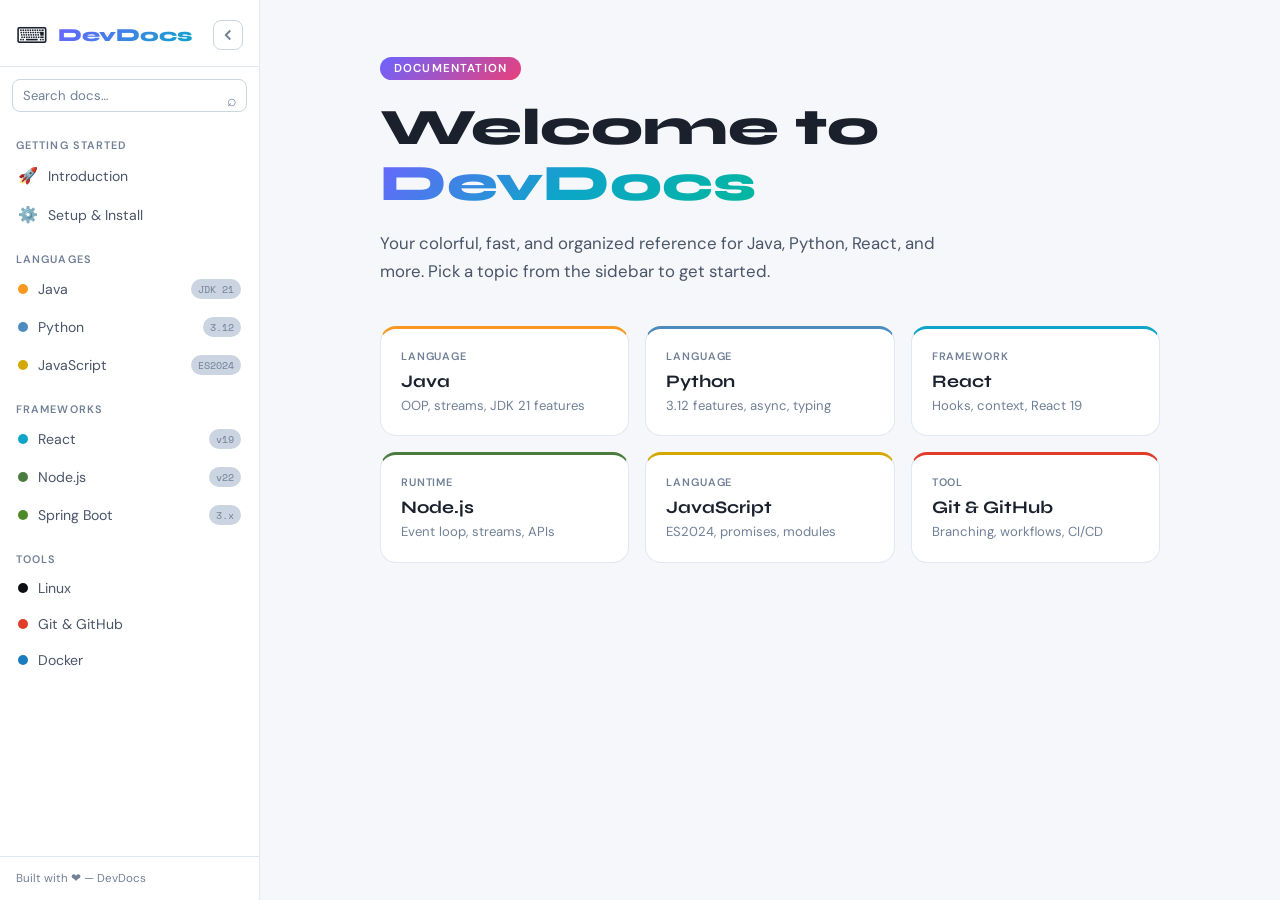
<file: index.html>
<!DOCTYPE html>
<html lang="en">
<head>
  <meta charset="UTF-8" />
  <meta name="viewport" content="width=device-width, initial-scale=1.0" />
  <title>DevDocs – Developer Documentation</title>
  <link rel="stylesheet" href="css/style.css?v=2" />
  <link rel="preconnect" href="https://fonts.googleapis.com" />
  <link href="https://fonts.googleapis.com/css2?family=Space+Mono:wght@400;700&family=Syne:wght@400;600;800&family=DM+Sans:wght@300;400;500&display=swap" rel="stylesheet" />
</head>
<body>

  <!-- Mobile Top Bar -->
  <header class="topbar">
    <button class="hamburger" id="hamburger" aria-label="Toggle sidebar">
      <span></span><span></span><span></span>
    </button>
    <div class="topbar-logo">
      <span class="logo-icon">⌨</span>
      <span class="logo-text">DevDocs</span>
    </div>
    <div class="topbar-spacer"></div>
  </header>

  <!-- Overlay for mobile -->
  <div class="overlay" id="overlay"></div>

  <div class="app-shell">

    <!-- SIDEBAR -->
    <aside class="sidebar" id="sidebar">
      <div class="sidebar-header">
        <div class="sidebar-logo">
          <span class="logo-icon">⌨</span>
          <span class="logo-text">DevDocs</span>
        </div>
        <button class="collapse-btn" id="collapseBtn" title="Collapse sidebar">
          <svg width="18" height="18" viewBox="0 0 24 24" fill="none" stroke="currentColor" stroke-width="2.5"><polyline points="15 18 9 12 15 6"/></svg>
        </button>
      </div>

      <div class="sidebar-search">
        <input type="text" placeholder="Search docs…" id="searchInput" />
        <span class="search-icon">⌕</span>
      </div>

      <nav class="sidebar-nav">

        <div class="nav-group">
          <span class="nav-group-label">Getting Started</span>
          <a href="pages/introduction.html" class="nav-item" data-page="introduction">
            <span class="nav-icon">🚀</span>
            <span class="nav-label">Introduction</span>
          </a>
          <a href="pages/setup.html" class="nav-item" data-page="setup">
            <span class="nav-icon">⚙️</span>
            <span class="nav-label">Setup & Install</span>
          </a>
        </div>

        <div class="nav-group">
          <span class="nav-group-label">Languages</span>
          <a href="pages/java.html" class="nav-item" data-page="java">
            <span class="nav-icon nav-dot" style="background:var(--java)"></span>
            <span class="nav-label">Java</span>
            <span class="nav-badge">JDK 21</span>
          </a>
          <a href="pages/python.html" class="nav-item" data-page="python">
            <span class="nav-icon nav-dot" style="background:var(--python)"></span>
            <span class="nav-label">Python</span>
            <span class="nav-badge">3.12</span>
          </a>
          <a href="pages/javascript.html" class="nav-item" data-page="javascript">
            <span class="nav-icon nav-dot" style="background:var(--js)"></span>
            <span class="nav-label">JavaScript</span>
            <span class="nav-badge">ES2024</span>
          </a>
        </div>

        <div class="nav-group">
          <span class="nav-group-label">Frameworks</span>
          <a href="pages/react.html" class="nav-item" data-page="react">
            <span class="nav-icon nav-dot" style="background:var(--react)"></span>
            <span class="nav-label">React</span>
            <span class="nav-badge">v19</span>
          </a>
          <a href="pages/nodejs.html" class="nav-item" data-page="nodejs">
            <span class="nav-icon nav-dot" style="background:var(--node)"></span>
            <span class="nav-label">Node.js</span>
            <span class="nav-badge">v22</span>
          </a>
          <a href="pages/springboot.html" class="nav-item" data-page="springboot">
            <span class="nav-icon nav-dot" style="background:var(--spring)"></span>
            <span class="nav-label">Spring Boot</span>
            <span class="nav-badge">3.x</span>
          </a>
        </div>

        <div class="nav-group">
          <span class="nav-group-label">Tools</span>
          <a href="pages/linux.html" class="nav-item" data-page="linux">
            <span class="nav-icon nav-dot" style="background:var(--linux)"></span>
            <span class="nav-label">Linux</span>
          </a>
          <a href="pages/git.html" class="nav-item" data-page="git">
            <span class="nav-icon nav-dot" style="background:var(--git)"></span>
            <span class="nav-label">Git & GitHub</span>
          </a>
          <a href="pages/docker.html" class="nav-item" data-page="docker">
            <span class="nav-icon nav-dot" style="background:var(--docker)"></span>
            <span class="nav-label">Docker</span>
          </a>
        </div>

      </nav>

      <div class="sidebar-footer">
        <span>Built with ❤ — DevDocs</span>
      </div>
    </aside>

    <!-- MAIN CONTENT -->
    <main class="main-content" id="mainContent">
      <div class="content-inner">
        <!-- Content loaded here by JS or direct navigation -->
        <div class="home-hero">
          <div class="hero-badge">Documentation</div>
          <h1 class="hero-title">Welcome to <span class="gradient-text">DevDocs</span></h1>
          <p class="hero-sub">Your colorful, fast, and organized reference for Java, Python, React, and more. Pick a topic from the sidebar to get started.</p>
          <div class="hero-cards">
            <a href="pages/java.html" class="hero-card java-card">
              <div class="card-tag">Language</div>
              <h3>Java</h3>
              <p>OOP, streams, JDK 21 features</p>
            </a>
            <a href="pages/python.html" class="hero-card python-card">
              <div class="card-tag">Language</div>
              <h3>Python</h3>
              <p>3.12 features, async, typing</p>
            </a>
            <a href="pages/react.html" class="hero-card react-card">
              <div class="card-tag">Framework</div>
              <h3>React</h3>
              <p>Hooks, context, React 19</p>
            </a>
            <a href="pages/nodejs.html" class="hero-card node-card">
              <div class="card-tag">Runtime</div>
              <h3>Node.js</h3>
              <p>Event loop, streams, APIs</p>
            </a>
            <a href="pages/javascript.html" class="hero-card js-card">
              <div class="card-tag">Language</div>
              <h3>JavaScript</h3>
              <p>ES2024, promises, modules</p>
            </a>
            <a href="pages/git.html" class="hero-card git-card">
              <div class="card-tag">Tool</div>
              <h3>Git & GitHub</h3>
              <p>Branching, workflows, CI/CD</p>
            </a>
          </div>
        </div>
      </div>
    </main>

  </div>

  <script src="js/main.js"></script>
</body>
</html>
</file>
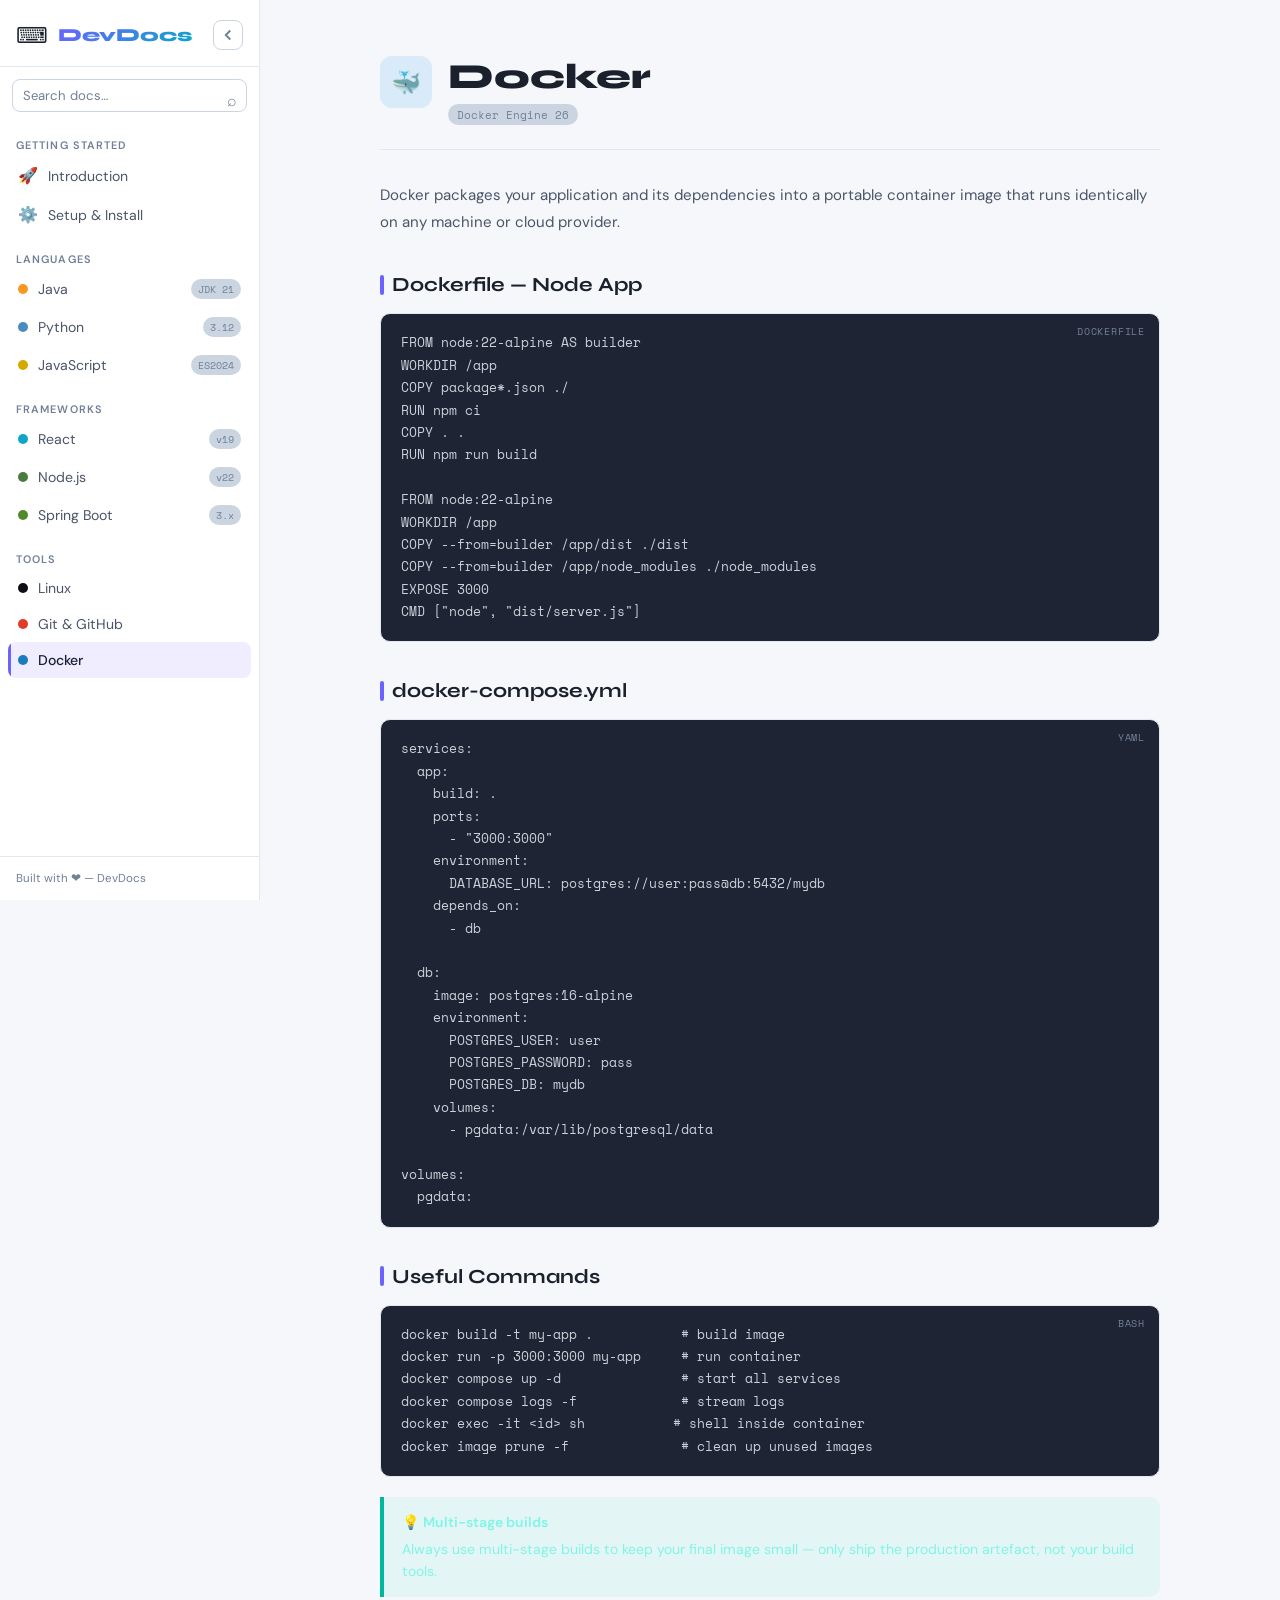
<file: pages/docker.html>
<!DOCTYPE html>
<html lang="en">
<head>
  <meta charset="UTF-8"/>
  <meta name="viewport" content="width=device-width, initial-scale=1.0"/>
  <title>Docker — DevDocs</title>
  <link rel="stylesheet" href="../css/style.css"/>
  <link rel="preconnect" href="https://fonts.googleapis.com"/>
  <link href="https://fonts.googleapis.com/css2?family=Space+Mono:wght@400;700&family=Syne:wght@400;600;800&family=DM+Sans:wght@300;400;500&display=swap" rel="stylesheet"/>
</head>
<body>
<template id="__content__">

<div class="page-header">
  <div class="page-icon" style="background:rgba(36,150,237,.13)">🐳</div>
  <div>
    <h1>Docker</h1>
    <span class="page-version">Docker Engine 26</span>
  </div>
</div>
<p class="doc-text">Docker packages your application and its dependencies into a portable container image that runs identically on any machine or cloud provider.</p>
<h2 class="section-title">Dockerfile — Node App</h2>
<pre class="code-block"><span class="code-lang">dockerfile</span><code>FROM node:22-alpine AS builder
WORKDIR /app
COPY package*.json ./
RUN npm ci
COPY . .
RUN npm run build

FROM node:22-alpine
WORKDIR /app
COPY --from=builder /app/dist ./dist
COPY --from=builder /app/node_modules ./node_modules
EXPOSE 3000
CMD ["node", "dist/server.js"]</code></pre>
<h2 class="section-title">docker-compose.yml</h2>
<pre class="code-block"><span class="code-lang">yaml</span><code>services:
  app:
    build: .
    ports:
      - "3000:3000"
    environment:
      DATABASE_URL: postgres://user:pass@db:5432/mydb
    depends_on:
      - db

  db:
    image: postgres:16-alpine
    environment:
      POSTGRES_USER: user
      POSTGRES_PASSWORD: pass
      POSTGRES_DB: mydb
    volumes:
      - pgdata:/var/lib/postgresql/data

volumes:
  pgdata:</code></pre>
<h2 class="section-title">Useful Commands</h2>
<pre class="code-block"><span class="code-lang">bash</span><code>docker build -t my-app .           # build image
docker run -p 3000:3000 my-app     # run container
docker compose up -d               # start all services
docker compose logs -f             # stream logs
docker exec -it &lt;id&gt; sh           # shell inside container
docker image prune -f              # clean up unused images</code></pre>
<div class="callout callout-tip"><strong>💡 Multi-stage builds</strong>Always use multi-stage builds to keep your final image small — only ship the production artefact, not your build tools.</div>

</template>
<script src="../js/page-shell.js"></script>
<script src="../js/main.js"></script>
</body>
</html>
</file>
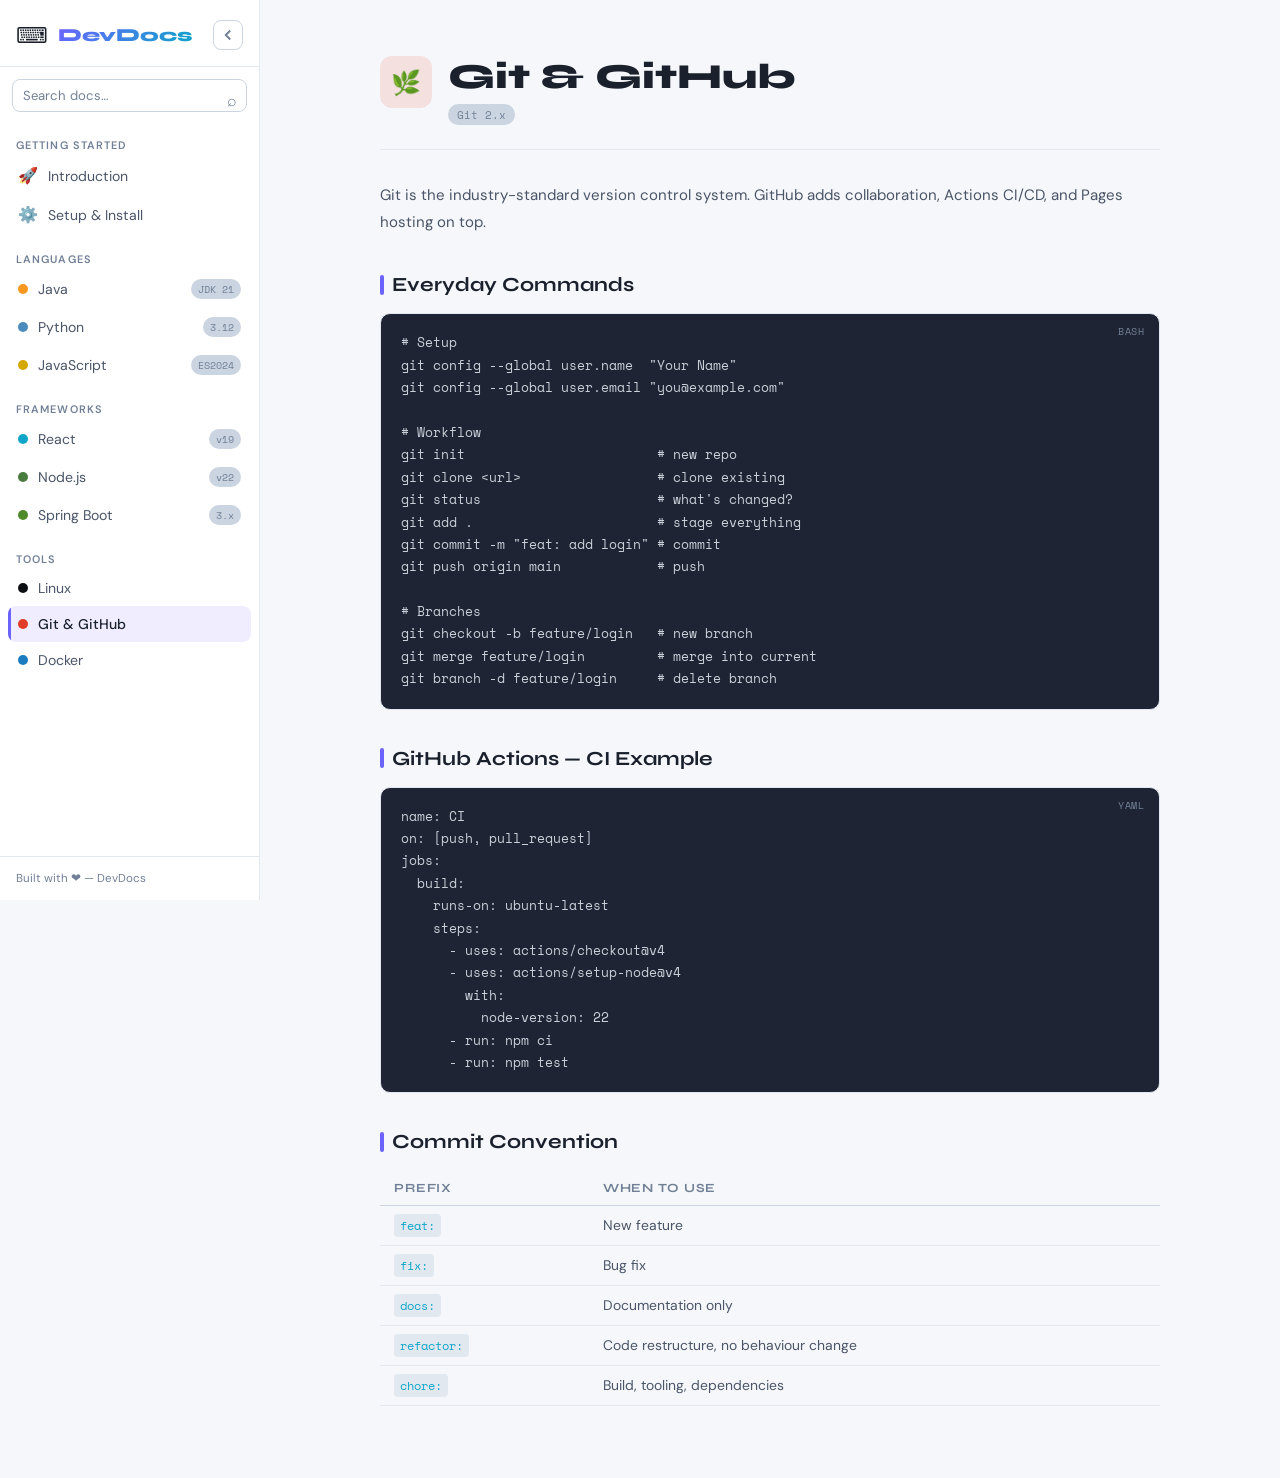
<file: pages/git.html>
<!DOCTYPE html>
<html lang="en">
<head>
  <meta charset="UTF-8"/>
  <meta name="viewport" content="width=device-width, initial-scale=1.0"/>
  <title>Git & GitHub — DevDocs</title>
  <link rel="stylesheet" href="../css/style.css"/>
  <link rel="preconnect" href="https://fonts.googleapis.com"/>
  <link href="https://fonts.googleapis.com/css2?family=Space+Mono:wght@400;700&family=Syne:wght@400;600;800&family=DM+Sans:wght@300;400;500&display=swap" rel="stylesheet"/>
</head>
<body>
<template id="__content__">

<div class="page-header">
  <div class="page-icon" style="background:rgba(240,80,50,.13)">🌿</div>
  <div>
    <h1>Git & GitHub</h1>
    <span class="page-version">Git 2.x</span>
  </div>
</div>
<p class="doc-text">Git is the industry-standard version control system. GitHub adds collaboration, Actions CI/CD, and Pages hosting on top.</p>
<h2 class="section-title">Everyday Commands</h2>
<pre class="code-block"><span class="code-lang">bash</span><code># Setup
git config --global user.name  "Your Name"
git config --global user.email "you@example.com"

# Workflow
git init                        # new repo
git clone &lt;url&gt;                 # clone existing
git status                      # what's changed?
git add .                       # stage everything
git commit -m "feat: add login" # commit
git push origin main            # push

# Branches
git checkout -b feature/login   # new branch
git merge feature/login         # merge into current
git branch -d feature/login     # delete branch</code></pre>
<h2 class="section-title">GitHub Actions — CI Example</h2>
<pre class="code-block"><span class="code-lang">yaml</span><code>name: CI
on: [push, pull_request]
jobs:
  build:
    runs-on: ubuntu-latest
    steps:
      - uses: actions/checkout@v4
      - uses: actions/setup-node@v4
        with:
          node-version: 22
      - run: npm ci
      - run: npm test</code></pre>
<h2 class="section-title">Commit Convention</h2>
<table class="feature-table">
  <thead><tr><th>Prefix</th><th>When to use</th></tr></thead>
  <tbody>
    <tr><td><code>feat:</code></td><td>New feature</td></tr>
    <tr><td><code>fix:</code></td><td>Bug fix</td></tr>
    <tr><td><code>docs:</code></td><td>Documentation only</td></tr>
    <tr><td><code>refactor:</code></td><td>Code restructure, no behaviour change</td></tr>
    <tr><td><code>chore:</code></td><td>Build, tooling, dependencies</td></tr>
  </tbody>
</table>

</template>
<script src="../js/page-shell.js"></script>
<script src="../js/main.js"></script>
</body>
</html>
</file>
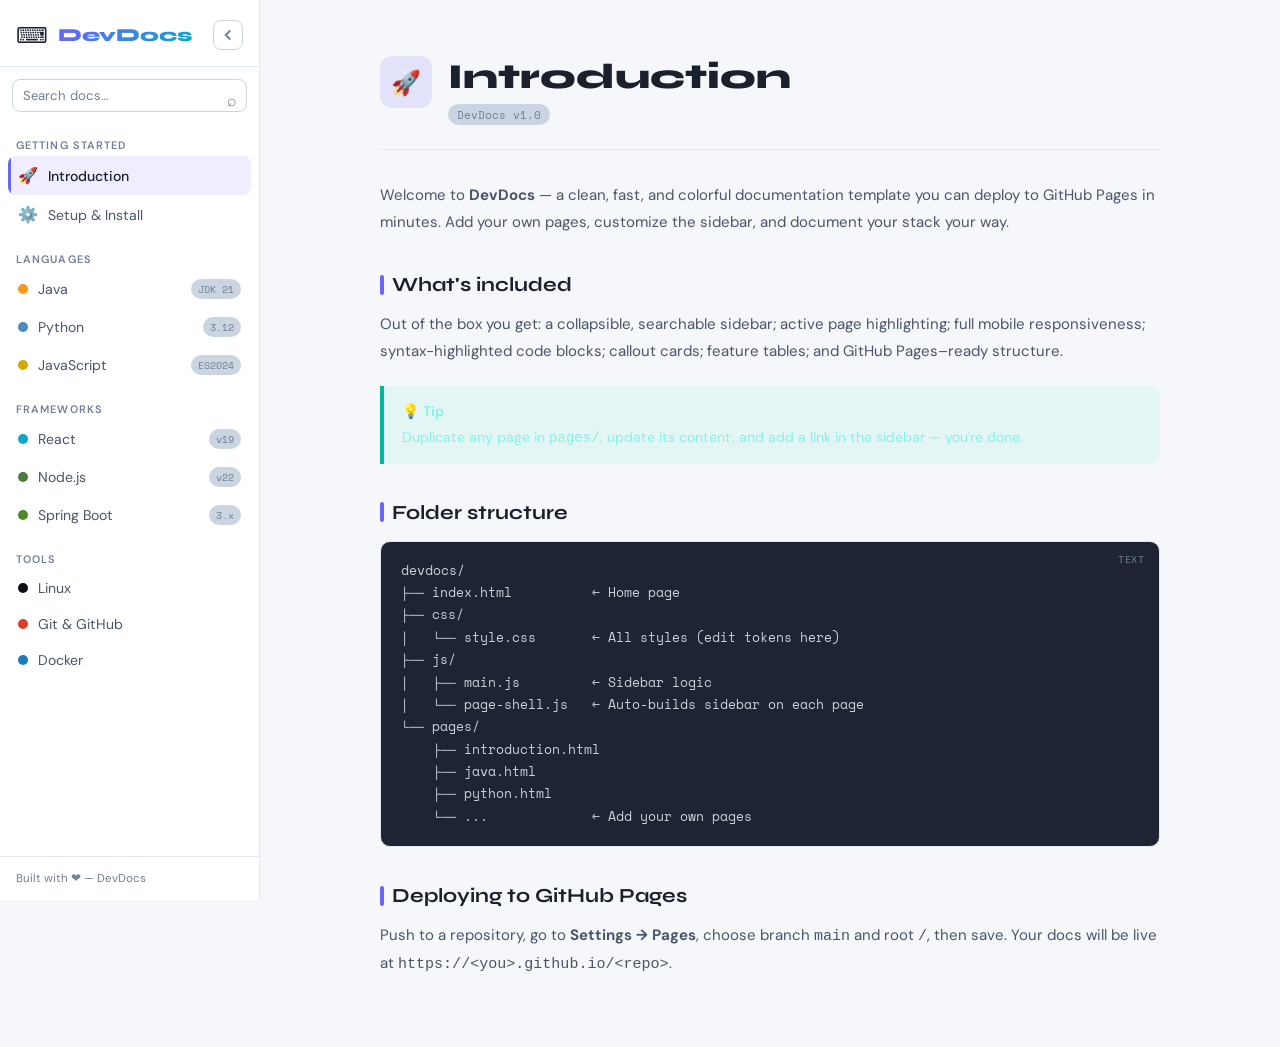
<file: pages/introduction.html>
<!DOCTYPE html>
<html lang="en">
<head>
  <meta charset="UTF-8"/>
  <meta name="viewport" content="width=device-width, initial-scale=1.0"/>
  <title>Introduction — DevDocs</title>
  <link rel="stylesheet" href="../css/style.css"/>
  <link rel="preconnect" href="https://fonts.googleapis.com"/>
  <link href="https://fonts.googleapis.com/css2?family=Space+Mono:wght@400;700&family=Syne:wght@400;600;800&family=DM+Sans:wght@300;400;500&display=swap" rel="stylesheet"/>
</head>
<body>
<template id="__content__">

<div class="page-header">
  <div class="page-icon" style="background:rgba(124,111,255,.15)">🚀</div>
  <div>
    <h1>Introduction</h1>
    <span class="page-version">DevDocs v1.0</span>
  </div>
</div>
<p class="doc-text">Welcome to <strong>DevDocs</strong> — a clean, fast, and colorful documentation template you can deploy to GitHub Pages in minutes. Add your own pages, customize the sidebar, and document your stack your way.</p>
<h2 class="section-title">What's included</h2>
<p class="doc-text">Out of the box you get: a collapsible, searchable sidebar; active page highlighting; full mobile responsiveness; syntax-highlighted code blocks; callout cards; feature tables; and GitHub Pages–ready structure.</p>
<div class="callout callout-tip"><strong>💡 Tip</strong>Duplicate any page in <code>pages/</code>, update its content, and add a link in the sidebar — you're done.</div>
<h2 class="section-title">Folder structure</h2>
<pre class="code-block"><span class="code-lang">text</span><code>devdocs/
├── index.html          ← Home page
├── css/
│   └── style.css       ← All styles (edit tokens here)
├── js/
│   ├── main.js         ← Sidebar logic
│   └── page-shell.js   ← Auto-builds sidebar on each page
└── pages/
    ├── introduction.html
    ├── java.html
    ├── python.html
    └── ...             ← Add your own pages
</code></pre>
<h2 class="section-title">Deploying to GitHub Pages</h2>
<p class="doc-text">Push to a repository, go to <strong>Settings → Pages</strong>, choose branch <code>main</code> and root <code>/</code>, then save. Your docs will be live at <code>https://&lt;you&gt;.github.io/&lt;repo&gt;</code>.</p>

</template>
<script src="../js/page-shell.js"></script>
<script src="../js/main.js"></script>
</body>
</html>
</file>
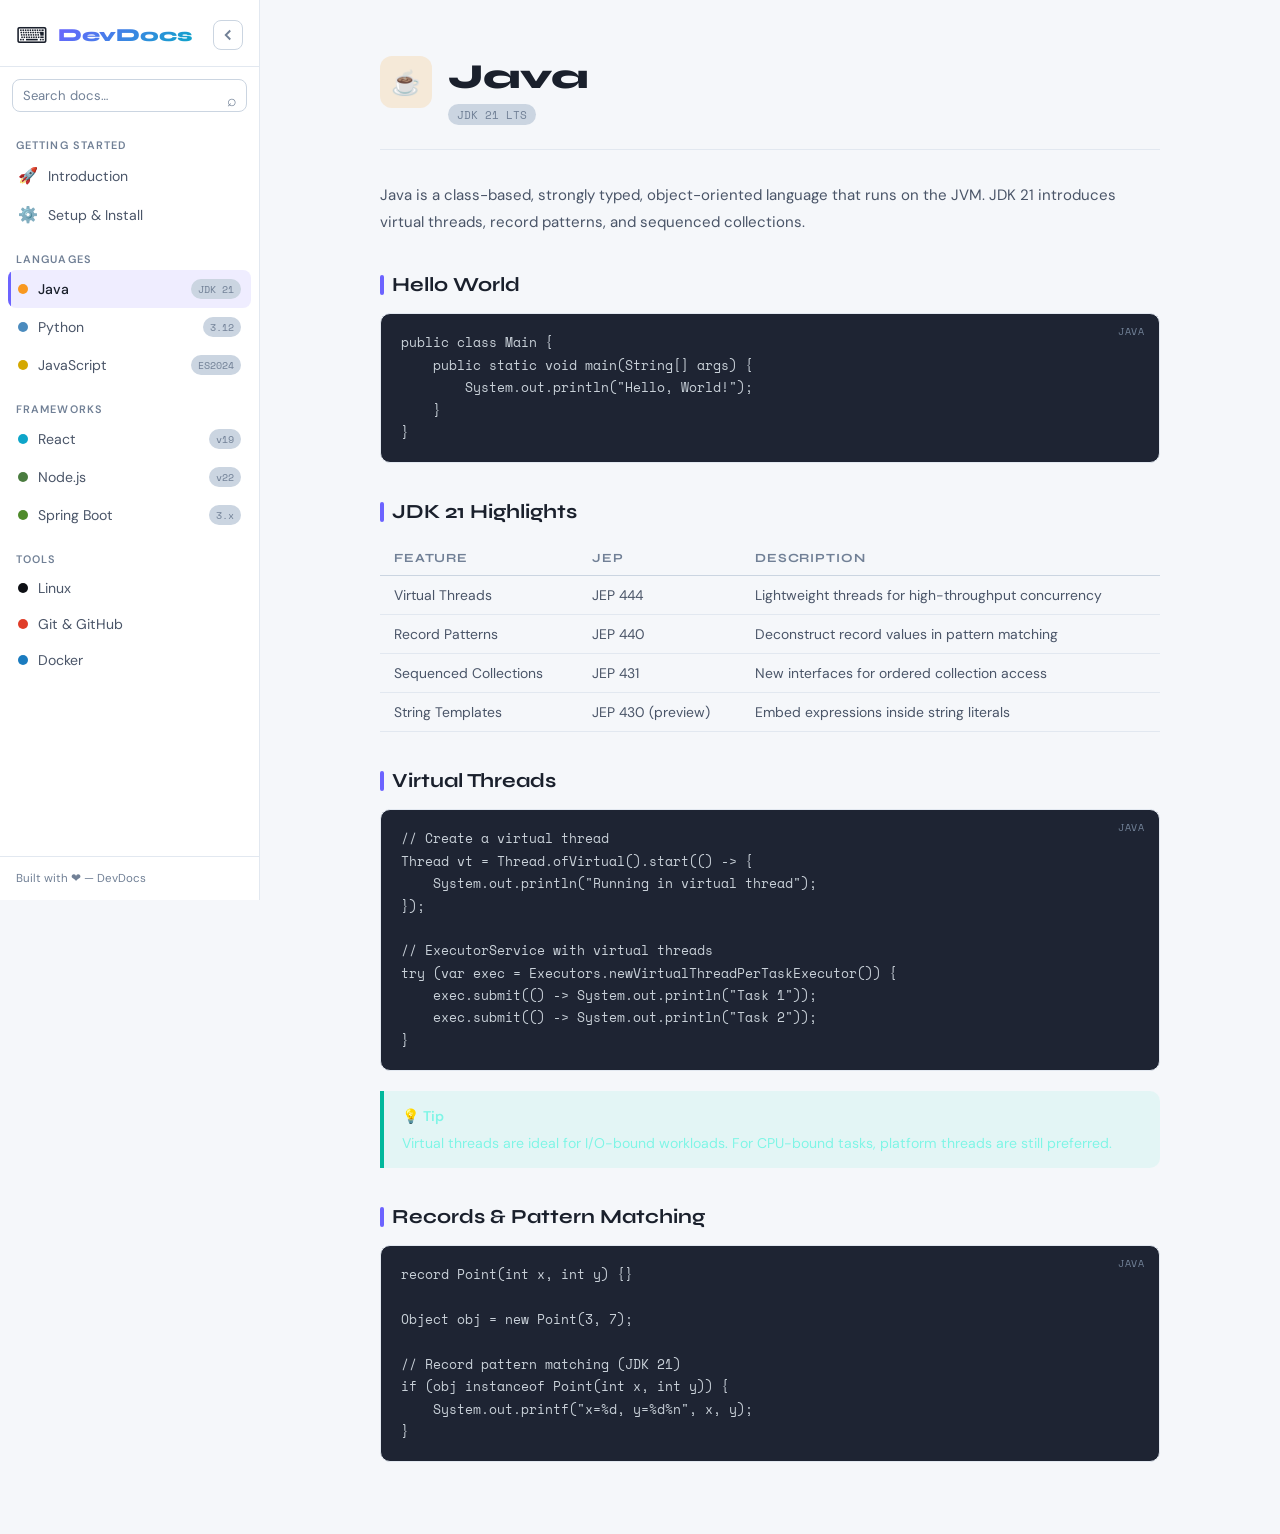
<file: pages/java.html>
<!DOCTYPE html>
<html lang="en">
<head>
  <meta charset="UTF-8"/>
  <meta name="viewport" content="width=device-width, initial-scale=1.0"/>
  <title>Java — DevDocs</title>
  <link rel="stylesheet" href="../css/style.css"/>
  <link rel="preconnect" href="https://fonts.googleapis.com"/>
  <link href="https://fonts.googleapis.com/css2?family=Space+Mono:wght@400;700&family=Syne:wght@400;600;800&family=DM+Sans:wght@300;400;500&display=swap" rel="stylesheet"/>
</head>
<body>
<template id="__content__">

<div class="page-header">
  <div class="page-icon" style="background:rgba(248,152,32,.15)">☕</div>
  <div>
    <h1>Java</h1>
    <span class="page-version">JDK 21 LTS</span>
  </div>
</div>
<p class="doc-text">Java is a class-based, strongly typed, object-oriented language that runs on the JVM. JDK 21 introduces virtual threads, record patterns, and sequenced collections.</p>
<h2 class="section-title">Hello World</h2>
<pre class="code-block"><span class="code-lang">java</span><code>public class Main {
    public static void main(String[] args) {
        System.out.println("Hello, World!");
    }
}</code></pre>
<h2 class="section-title">JDK 21 Highlights</h2>
<table class="feature-table">
  <thead><tr><th>Feature</th><th>JEP</th><th>Description</th></tr></thead>
  <tbody>
    <tr><td>Virtual Threads</td><td>JEP 444</td><td>Lightweight threads for high-throughput concurrency</td></tr>
    <tr><td>Record Patterns</td><td>JEP 440</td><td>Deconstruct record values in pattern matching</td></tr>
    <tr><td>Sequenced Collections</td><td>JEP 431</td><td>New interfaces for ordered collection access</td></tr>
    <tr><td>String Templates</td><td>JEP 430 (preview)</td><td>Embed expressions inside string literals</td></tr>
  </tbody>
</table>
<h2 class="section-title">Virtual Threads</h2>
<pre class="code-block"><span class="code-lang">java</span><code>// Create a virtual thread
Thread vt = Thread.ofVirtual().start(() -> {
    System.out.println("Running in virtual thread");
});

// ExecutorService with virtual threads
try (var exec = Executors.newVirtualThreadPerTaskExecutor()) {
    exec.submit(() -> System.out.println("Task 1"));
    exec.submit(() -> System.out.println("Task 2"));
}</code></pre>
<div class="callout callout-tip"><strong>💡 Tip</strong>Virtual threads are ideal for I/O-bound workloads. For CPU-bound tasks, platform threads are still preferred.</div>
<h2 class="section-title">Records & Pattern Matching</h2>
<pre class="code-block"><span class="code-lang">java</span><code>record Point(int x, int y) {}

Object obj = new Point(3, 7);

// Record pattern matching (JDK 21)
if (obj instanceof Point(int x, int y)) {
    System.out.printf("x=%d, y=%d%n", x, y);
}</code></pre>

</template>
<script src="../js/page-shell.js"></script>
<script src="../js/main.js"></script>
</body>
</html>
</file>
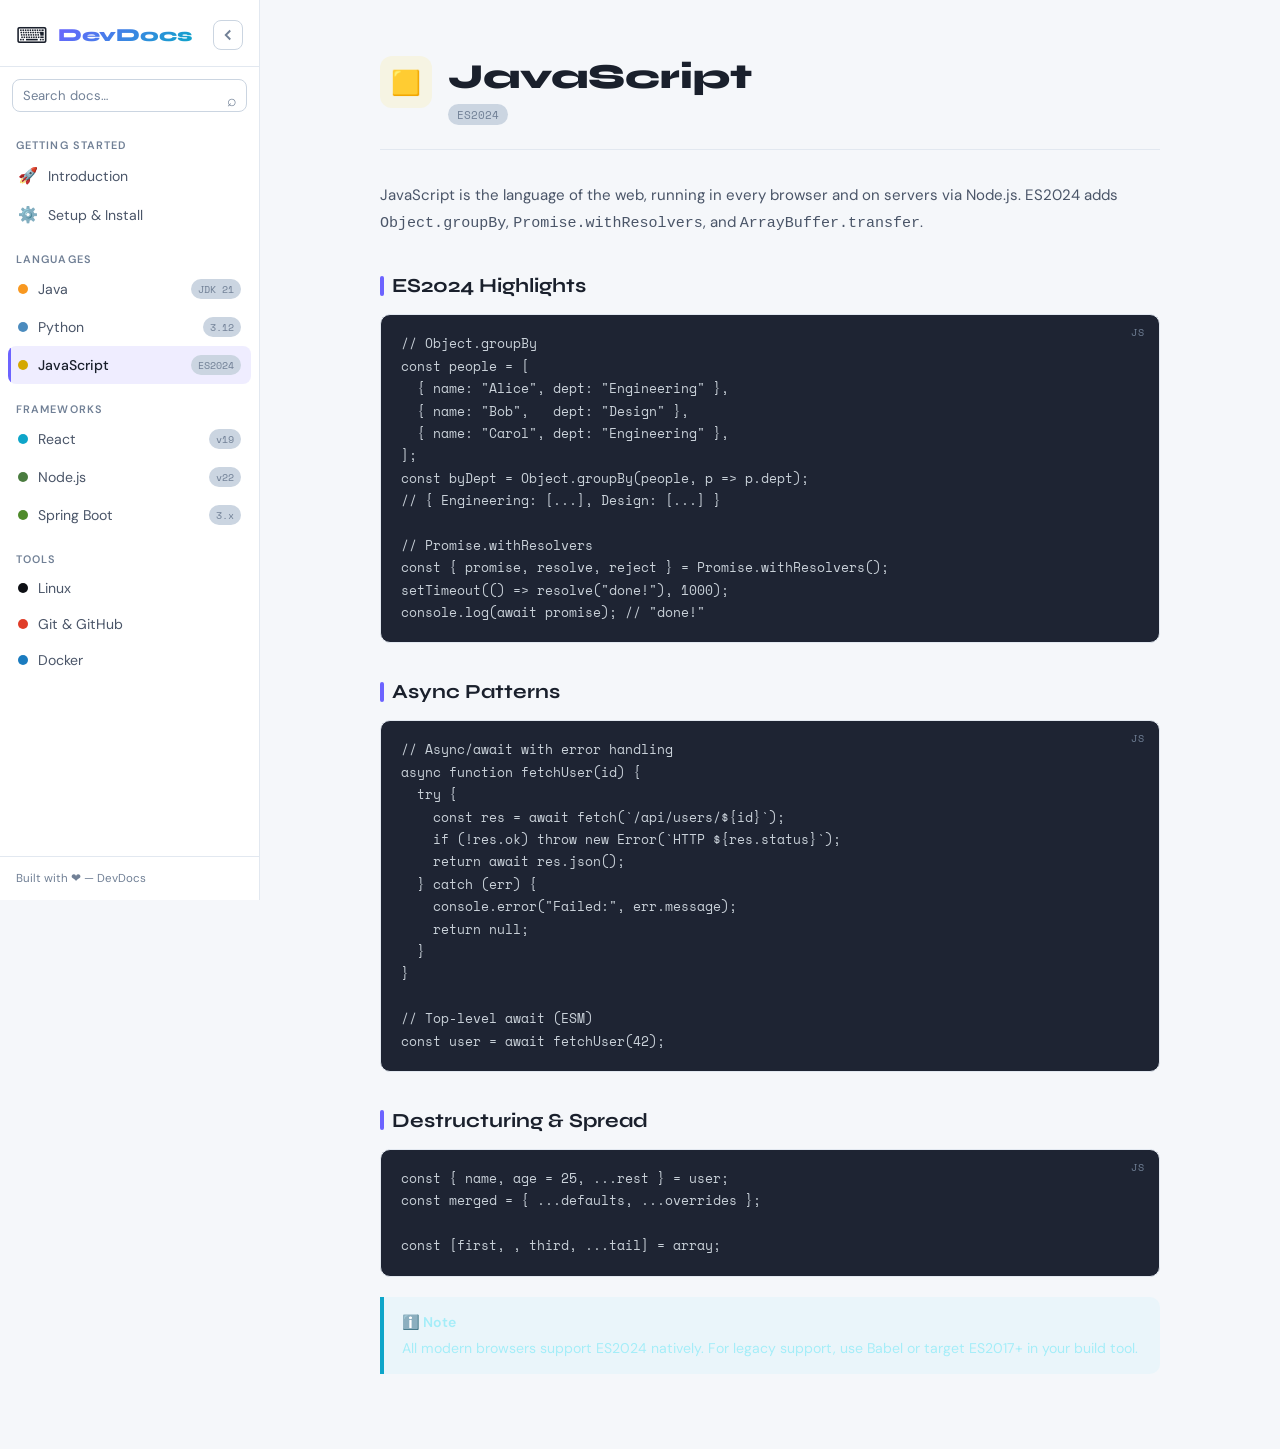
<file: pages/javascript.html>
<!DOCTYPE html>
<html lang="en">
<head>
  <meta charset="UTF-8"/>
  <meta name="viewport" content="width=device-width, initial-scale=1.0"/>
  <title>JavaScript — DevDocs</title>
  <link rel="stylesheet" href="../css/style.css"/>
  <link rel="preconnect" href="https://fonts.googleapis.com"/>
  <link href="https://fonts.googleapis.com/css2?family=Space+Mono:wght@400;700&family=Syne:wght@400;600;800&family=DM+Sans:wght@300;400;500&display=swap" rel="stylesheet"/>
</head>
<body>
<template id="__content__">

<div class="page-header">
  <div class="page-icon" style="background:rgba(247,223,30,.1)">🟨</div>
  <div>
    <h1>JavaScript</h1>
    <span class="page-version">ES2024</span>
  </div>
</div>
<p class="doc-text">JavaScript is the language of the web, running in every browser and on servers via Node.js. ES2024 adds <code>Object.groupBy</code>, <code>Promise.withResolvers</code>, and <code>ArrayBuffer.transfer</code>.</p>
<h2 class="section-title">ES2024 Highlights</h2>
<pre class="code-block"><span class="code-lang">js</span><code>// Object.groupBy
const people = [
  { name: "Alice", dept: "Engineering" },
  { name: "Bob",   dept: "Design" },
  { name: "Carol", dept: "Engineering" },
];
const byDept = Object.groupBy(people, p => p.dept);
// { Engineering: [...], Design: [...] }

// Promise.withResolvers
const { promise, resolve, reject } = Promise.withResolvers();
setTimeout(() => resolve("done!"), 1000);
console.log(await promise); // "done!"</code></pre>
<h2 class="section-title">Async Patterns</h2>
<pre class="code-block"><span class="code-lang">js</span><code>// Async/await with error handling
async function fetchUser(id) {
  try {
    const res = await fetch(`/api/users/${id}`);
    if (!res.ok) throw new Error(`HTTP ${res.status}`);
    return await res.json();
  } catch (err) {
    console.error("Failed:", err.message);
    return null;
  }
}

// Top-level await (ESM)
const user = await fetchUser(42);</code></pre>
<h2 class="section-title">Destructuring & Spread</h2>
<pre class="code-block"><span class="code-lang">js</span><code>const { name, age = 25, ...rest } = user;
const merged = { ...defaults, ...overrides };

const [first, , third, ...tail] = array;</code></pre>
<div class="callout callout-info"><strong>ℹ️ Note</strong>All modern browsers support ES2024 natively. For legacy support, use Babel or target ES2017+ in your build tool.</div>

</template>
<script src="../js/page-shell.js"></script>
<script src="../js/main.js"></script>
</body>
</html>
</file>
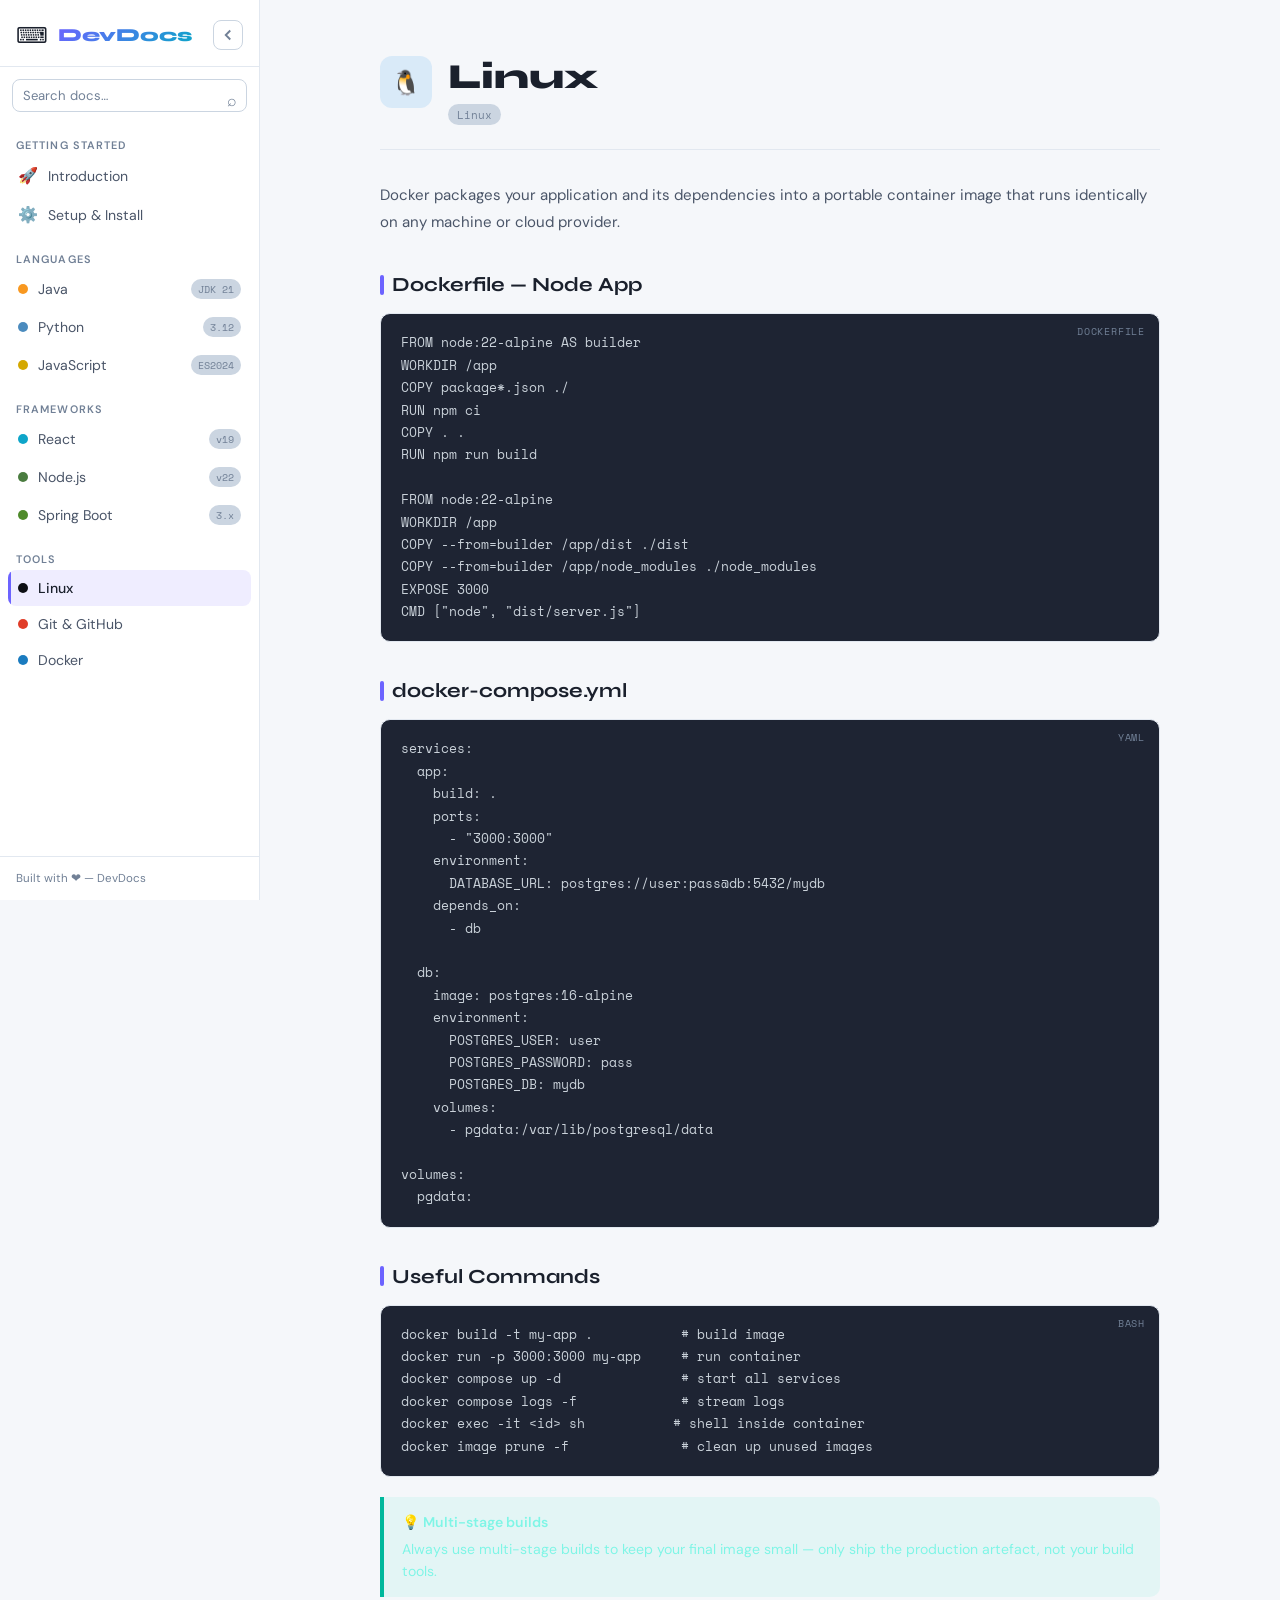
<file: pages/linux.html>
<!DOCTYPE html>
<html lang="en">
<head>
  <meta charset="UTF-8"/>
  <meta name="viewport" content="width=device-width, initial-scale=1.0"/>
  <title>Linux — DevDocs</title>
  <link rel="stylesheet" href="../css/style.css"/>
  <link rel="preconnect" href="https://fonts.googleapis.com"/>
  <link href="https://fonts.googleapis.com/css2?family=Space+Mono:wght@400;700&family=Syne:wght@400;600;800&family=DM+Sans:wght@300;400;500&display=swap" rel="stylesheet"/>
</head>
<body>
<template id="__content__">

<div class="page-header">
  <div class="page-icon" style="background:rgba(36,150,237,.13)">🐧</div>
  <div>
    <h1>Linux</h1>
    <span class="page-version">Linux</span>
  </div>
</div>
<p class="doc-text">Docker packages your application and its dependencies into a portable container image that runs identically on any machine or cloud provider.</p>
<h2 class="section-title">Dockerfile — Node App</h2>
<pre class="code-block"><span class="code-lang">dockerfile</span><code>FROM node:22-alpine AS builder
WORKDIR /app
COPY package*.json ./
RUN npm ci
COPY . .
RUN npm run build

FROM node:22-alpine
WORKDIR /app
COPY --from=builder /app/dist ./dist
COPY --from=builder /app/node_modules ./node_modules
EXPOSE 3000
CMD ["node", "dist/server.js"]</code></pre>
<h2 class="section-title">docker-compose.yml</h2>
<pre class="code-block"><span class="code-lang">yaml</span><code>services:
  app:
    build: .
    ports:
      - "3000:3000"
    environment:
      DATABASE_URL: postgres://user:pass@db:5432/mydb
    depends_on:
      - db

  db:
    image: postgres:16-alpine
    environment:
      POSTGRES_USER: user
      POSTGRES_PASSWORD: pass
      POSTGRES_DB: mydb
    volumes:
      - pgdata:/var/lib/postgresql/data

volumes:
  pgdata:</code></pre>
<h2 class="section-title">Useful Commands</h2>
<pre class="code-block"><span class="code-lang">bash</span><code>docker build -t my-app .           # build image
docker run -p 3000:3000 my-app     # run container
docker compose up -d               # start all services
docker compose logs -f             # stream logs
docker exec -it &lt;id&gt; sh           # shell inside container
docker image prune -f              # clean up unused images</code></pre>
<div class="callout callout-tip"><strong>💡 Multi-stage builds</strong>Always use multi-stage builds to keep your final image small — only ship the production artefact, not your build tools.</div>

</template>
<script src="../js/page-shell.js"></script>
<script src="../js/main.js"></script>
</body>
</html>
</file>
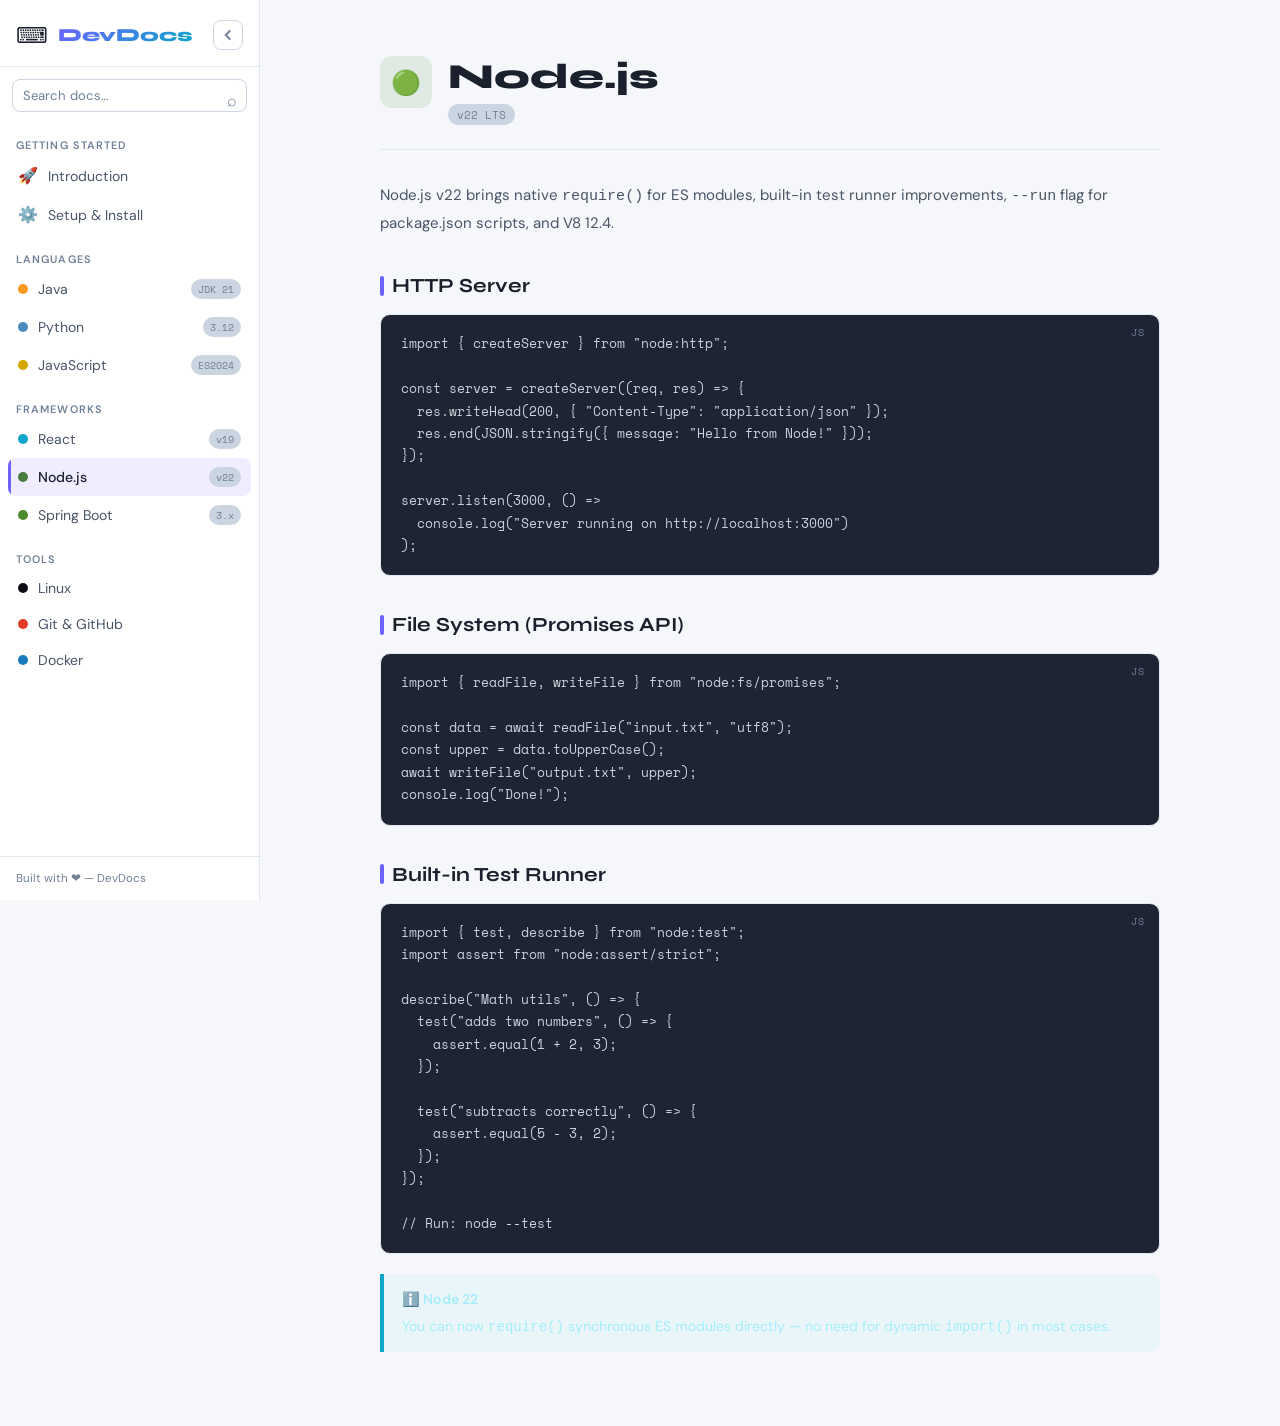
<file: pages/nodejs.html>
<!DOCTYPE html>
<html lang="en">
<head>
  <meta charset="UTF-8"/>
  <meta name="viewport" content="width=device-width, initial-scale=1.0"/>
  <title>Node.js — DevDocs</title>
  <link rel="stylesheet" href="../css/style.css"/>
  <link rel="preconnect" href="https://fonts.googleapis.com"/>
  <link href="https://fonts.googleapis.com/css2?family=Space+Mono:wght@400;700&family=Syne:wght@400;600;800&family=DM+Sans:wght@300;400;500&display=swap" rel="stylesheet"/>
</head>
<body>
<template id="__content__">

<div class="page-header">
  <div class="page-icon" style="background:rgba(104,160,99,.15)">🟢</div>
  <div>
    <h1>Node.js</h1>
    <span class="page-version">v22 LTS</span>
  </div>
</div>
<p class="doc-text">Node.js v22 brings native <code>require()</code> for ES modules, built-in test runner improvements, <code>--run</code> flag for package.json scripts, and V8 12.4.</p>
<h2 class="section-title">HTTP Server</h2>
<pre class="code-block"><span class="code-lang">js</span><code>import { createServer } from "node:http";

const server = createServer((req, res) => {
  res.writeHead(200, { "Content-Type": "application/json" });
  res.end(JSON.stringify({ message: "Hello from Node!" }));
});

server.listen(3000, () =>
  console.log("Server running on http://localhost:3000")
);</code></pre>
<h2 class="section-title">File System (Promises API)</h2>
<pre class="code-block"><span class="code-lang">js</span><code>import { readFile, writeFile } from "node:fs/promises";

const data = await readFile("input.txt", "utf8");
const upper = data.toUpperCase();
await writeFile("output.txt", upper);
console.log("Done!");</code></pre>
<h2 class="section-title">Built-in Test Runner</h2>
<pre class="code-block"><span class="code-lang">js</span><code>import { test, describe } from "node:test";
import assert from "node:assert/strict";

describe("Math utils", () => {
  test("adds two numbers", () => {
    assert.equal(1 + 2, 3);
  });

  test("subtracts correctly", () => {
    assert.equal(5 - 3, 2);
  });
});

// Run: node --test</code></pre>
<div class="callout callout-info"><strong>ℹ️ Node 22</strong>You can now <code>require()</code> synchronous ES modules directly — no need for dynamic <code>import()</code> in most cases.</div>

</template>
<script src="../js/page-shell.js"></script>
<script src="../js/main.js"></script>
</body>
</html>
</file>
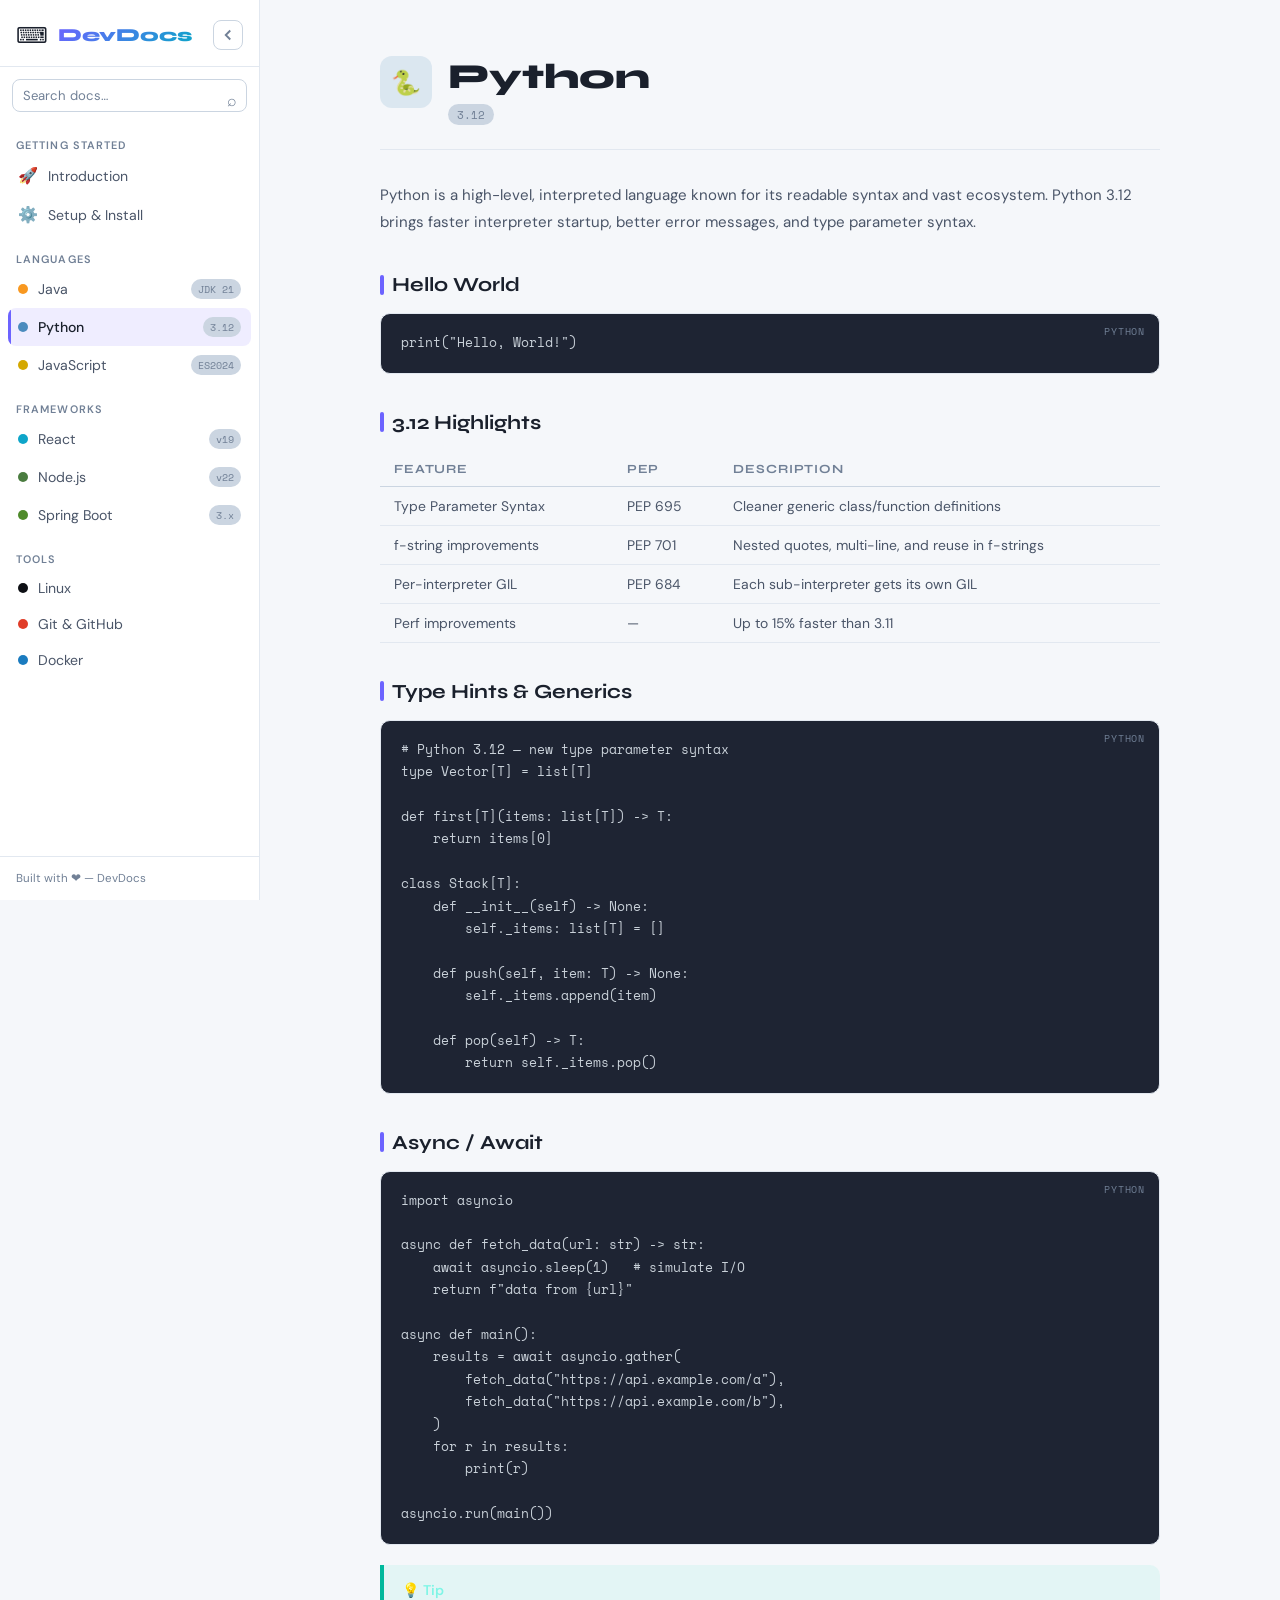
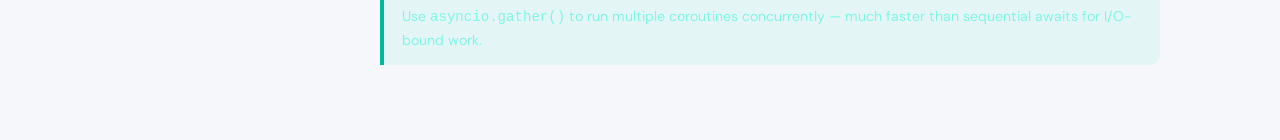
<file: pages/python.html>
<!DOCTYPE html>
<html lang="en">
<head>
  <meta charset="UTF-8"/>
  <meta name="viewport" content="width=device-width, initial-scale=1.0"/>
  <title>Python — DevDocs</title>
  <link rel="stylesheet" href="../css/style.css"/>
  <link rel="preconnect" href="https://fonts.googleapis.com"/>
  <link href="https://fonts.googleapis.com/css2?family=Space+Mono:wght@400;700&family=Syne:wght@400;600;800&family=DM+Sans:wght@300;400;500&display=swap" rel="stylesheet"/>
</head>
<body>
<template id="__content__">

<div class="page-header">
  <div class="page-icon" style="background:rgba(75,139,190,.15)">🐍</div>
  <div>
    <h1>Python</h1>
    <span class="page-version">3.12</span>
  </div>
</div>
<p class="doc-text">Python is a high-level, interpreted language known for its readable syntax and vast ecosystem. Python 3.12 brings faster interpreter startup, better error messages, and type parameter syntax.</p>
<h2 class="section-title">Hello World</h2>
<pre class="code-block"><span class="code-lang">python</span><code>print("Hello, World!")</code></pre>
<h2 class="section-title">3.12 Highlights</h2>
<table class="feature-table">
  <thead><tr><th>Feature</th><th>PEP</th><th>Description</th></tr></thead>
  <tbody>
    <tr><td>Type Parameter Syntax</td><td>PEP 695</td><td>Cleaner generic class/function definitions</td></tr>
    <tr><td>f-string improvements</td><td>PEP 701</td><td>Nested quotes, multi-line, and reuse in f-strings</td></tr>
    <tr><td>Per-interpreter GIL</td><td>PEP 684</td><td>Each sub-interpreter gets its own GIL</td></tr>
    <tr><td>Perf improvements</td><td>—</td><td>Up to 15% faster than 3.11</td></tr>
  </tbody>
</table>
<h2 class="section-title">Type Hints & Generics</h2>
<pre class="code-block"><span class="code-lang">python</span><code># Python 3.12 — new type parameter syntax
type Vector[T] = list[T]

def first[T](items: list[T]) -> T:
    return items[0]

class Stack[T]:
    def __init__(self) -> None:
        self._items: list[T] = []

    def push(self, item: T) -> None:
        self._items.append(item)

    def pop(self) -> T:
        return self._items.pop()</code></pre>
<h2 class="section-title">Async / Await</h2>
<pre class="code-block"><span class="code-lang">python</span><code>import asyncio

async def fetch_data(url: str) -> str:
    await asyncio.sleep(1)   # simulate I/O
    return f"data from {url}"

async def main():
    results = await asyncio.gather(
        fetch_data("https://api.example.com/a"),
        fetch_data("https://api.example.com/b"),
    )
    for r in results:
        print(r)

asyncio.run(main())</code></pre>
<div class="callout callout-tip"><strong>💡 Tip</strong>Use <code>asyncio.gather()</code> to run multiple coroutines concurrently — much faster than sequential awaits for I/O-bound work.</div>

</template>
<script src="../js/page-shell.js"></script>
<script src="../js/main.js"></script>
</body>
</html>
</file>
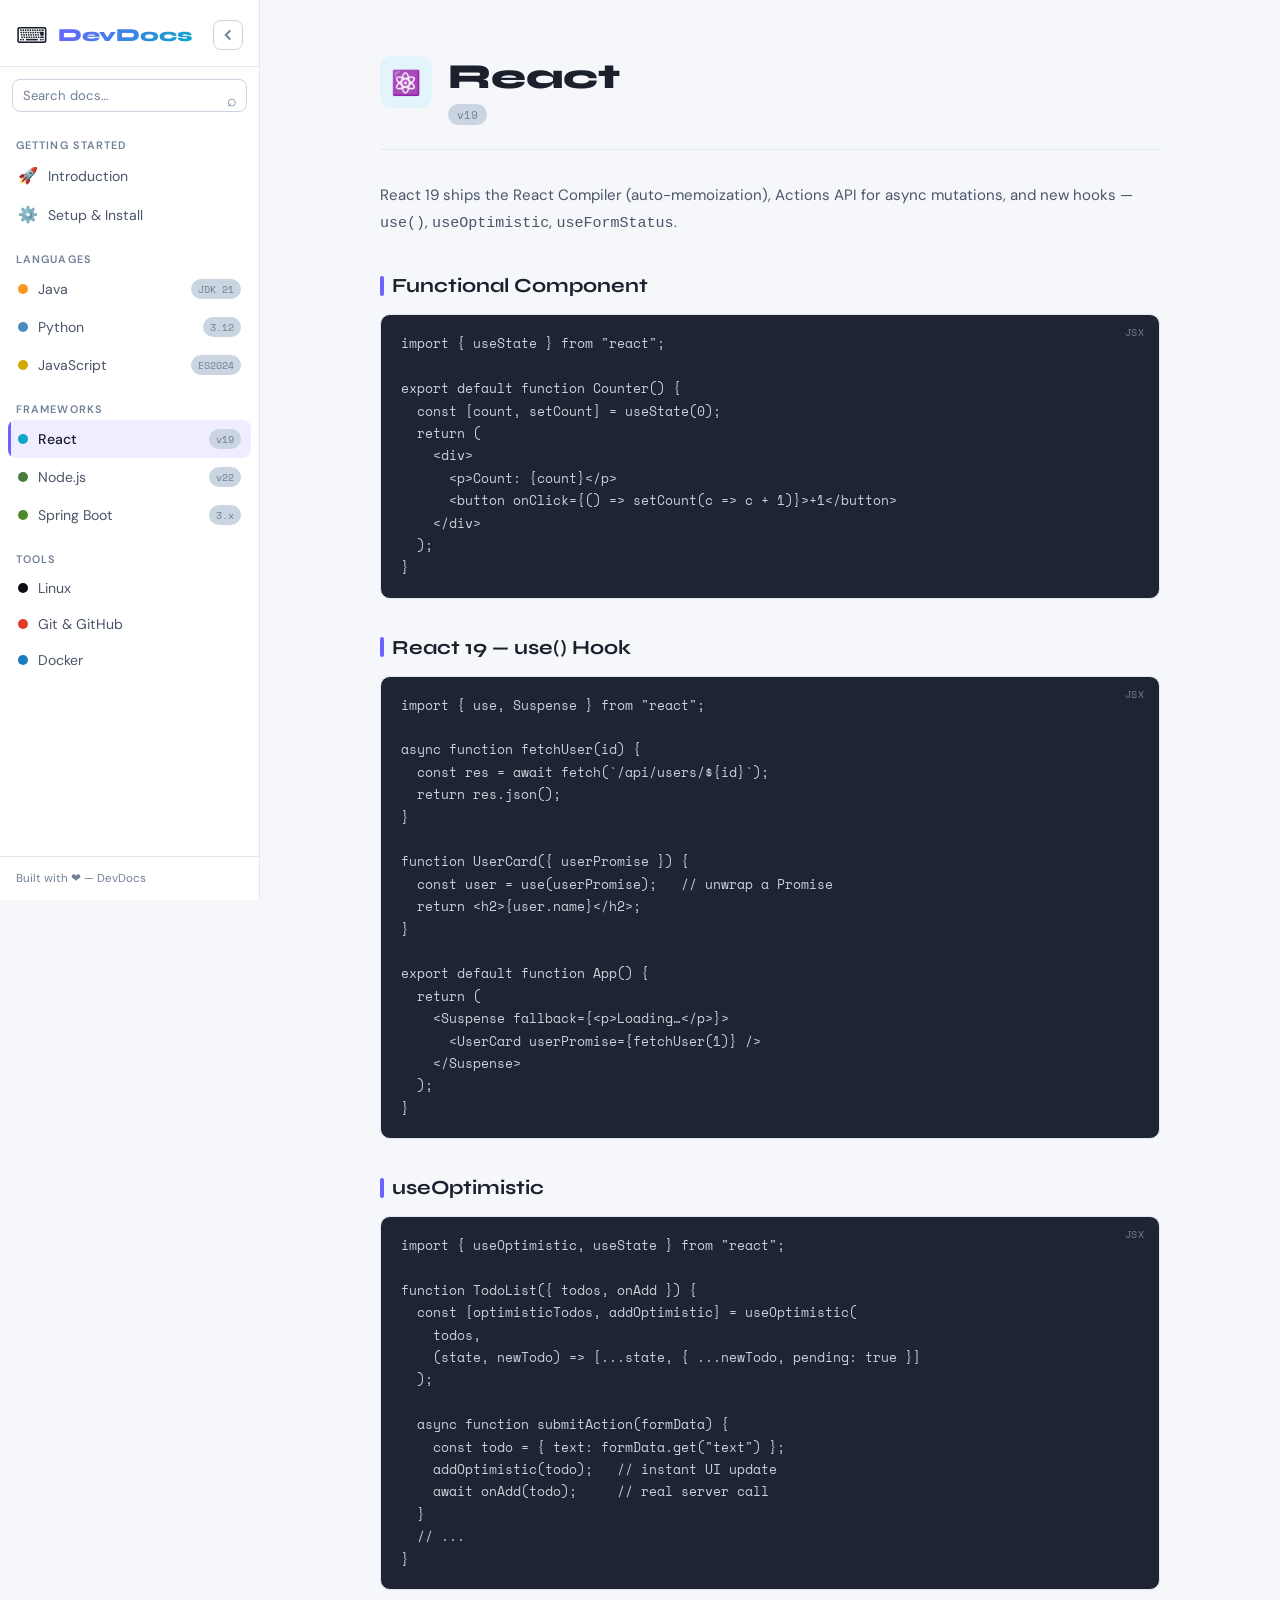
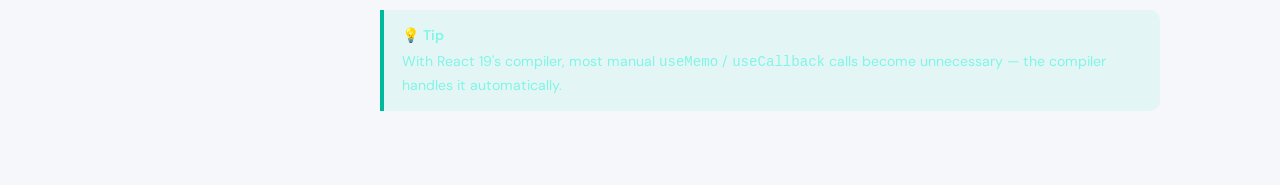
<file: pages/react.html>
<!DOCTYPE html>
<html lang="en">
<head>
  <meta charset="UTF-8"/>
  <meta name="viewport" content="width=device-width, initial-scale=1.0"/>
  <title>React — DevDocs</title>
  <link rel="stylesheet" href="../css/style.css"/>
  <link rel="preconnect" href="https://fonts.googleapis.com"/>
  <link href="https://fonts.googleapis.com/css2?family=Space+Mono:wght@400;700&family=Syne:wght@400;600;800&family=DM+Sans:wght@300;400;500&display=swap" rel="stylesheet"/>
</head>
<body>
<template id="__content__">

<div class="page-header">
  <div class="page-icon" style="background:rgba(97,218,251,.12)">⚛️</div>
  <div>
    <h1>React</h1>
    <span class="page-version">v19</span>
  </div>
</div>
<p class="doc-text">React 19 ships the React Compiler (auto-memoization), Actions API for async mutations, and new hooks — <code>use()</code>, <code>useOptimistic</code>, <code>useFormStatus</code>.</p>
<h2 class="section-title">Functional Component</h2>
<pre class="code-block"><span class="code-lang">jsx</span><code>import { useState } from "react";

export default function Counter() {
  const [count, setCount] = useState(0);
  return (
    &lt;div&gt;
      &lt;p&gt;Count: {count}&lt;/p&gt;
      &lt;button onClick={() => setCount(c => c + 1)}&gt;+1&lt;/button&gt;
    &lt;/div&gt;
  );
}</code></pre>
<h2 class="section-title">React 19 — use() Hook</h2>
<pre class="code-block"><span class="code-lang">jsx</span><code>import { use, Suspense } from "react";

async function fetchUser(id) {
  const res = await fetch(`/api/users/${id}`);
  return res.json();
}

function UserCard({ userPromise }) {
  const user = use(userPromise);   // unwrap a Promise
  return &lt;h2&gt;{user.name}&lt;/h2&gt;;
}

export default function App() {
  return (
    &lt;Suspense fallback={&lt;p&gt;Loading…&lt;/p&gt;}&gt;
      &lt;UserCard userPromise={fetchUser(1)} /&gt;
    &lt;/Suspense&gt;
  );
}</code></pre>
<h2 class="section-title">useOptimistic</h2>
<pre class="code-block"><span class="code-lang">jsx</span><code>import { useOptimistic, useState } from "react";

function TodoList({ todos, onAdd }) {
  const [optimisticTodos, addOptimistic] = useOptimistic(
    todos,
    (state, newTodo) => [...state, { ...newTodo, pending: true }]
  );

  async function submitAction(formData) {
    const todo = { text: formData.get("text") };
    addOptimistic(todo);   // instant UI update
    await onAdd(todo);     // real server call
  }
  // ...
}</code></pre>
<div class="callout callout-tip"><strong>💡 Tip</strong>With React 19's compiler, most manual <code>useMemo</code> / <code>useCallback</code> calls become unnecessary — the compiler handles it automatically.</div>

</template>
<script src="../js/page-shell.js"></script>
<script src="../js/main.js"></script>
</body>
</html>
</file>
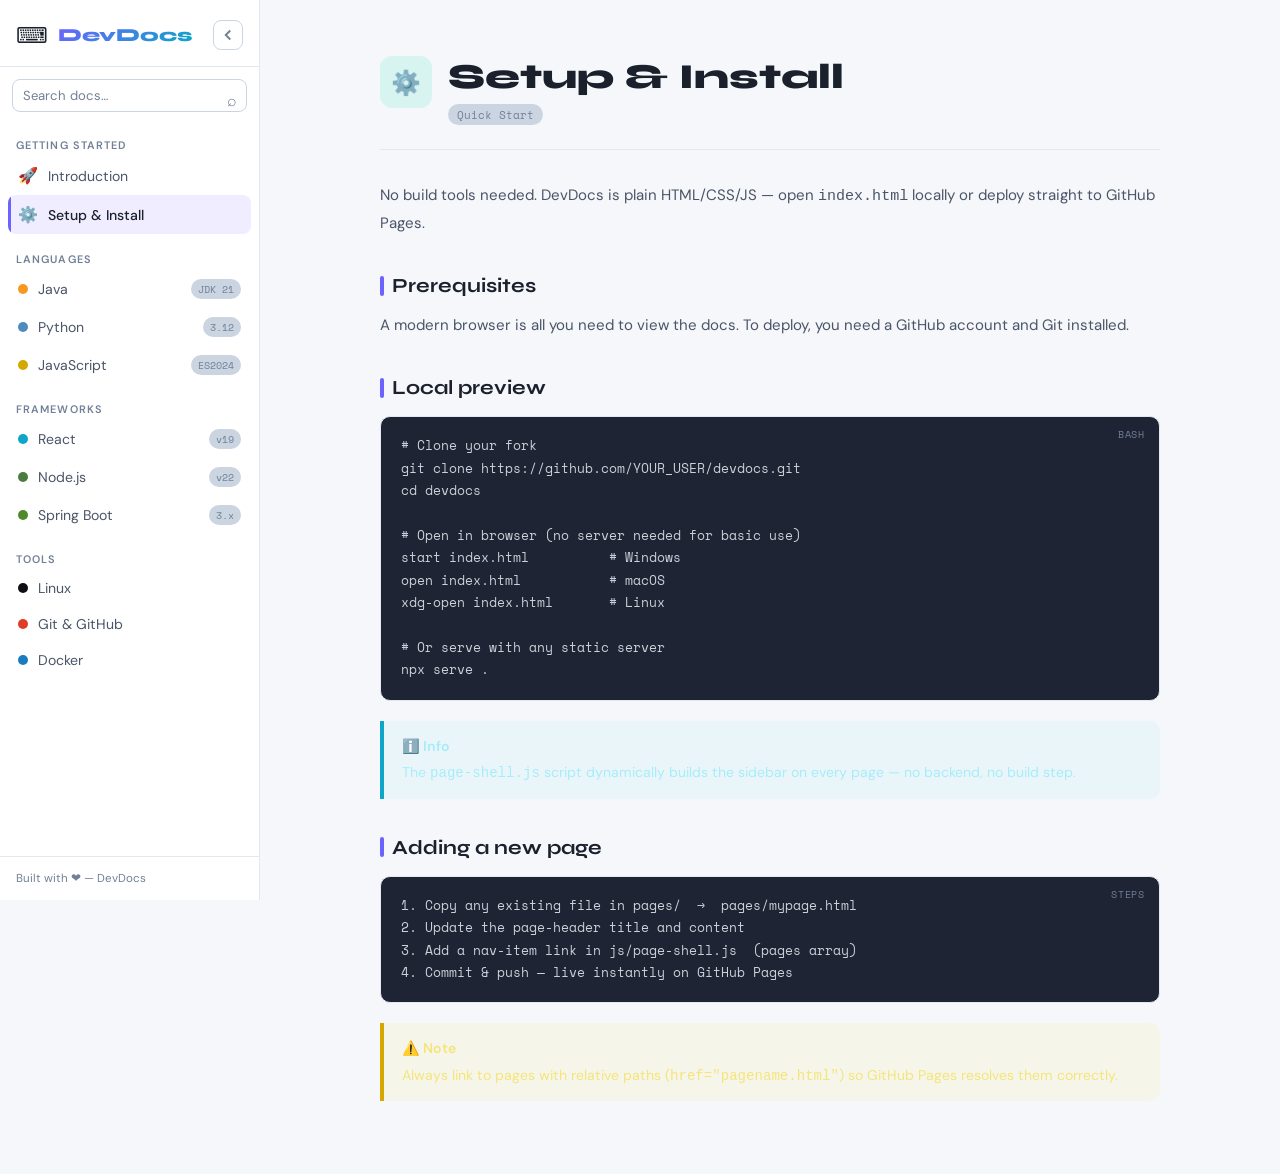
<file: pages/setup.html>
<!DOCTYPE html>
<html lang="en">
<head>
  <meta charset="UTF-8"/>
  <meta name="viewport" content="width=device-width, initial-scale=1.0"/>
  <title>Setup & Install — DevDocs</title>
  <link rel="stylesheet" href="../css/style.css"/>
  <link rel="preconnect" href="https://fonts.googleapis.com"/>
  <link href="https://fonts.googleapis.com/css2?family=Space+Mono:wght@400;700&family=Syne:wght@400;600;800&family=DM+Sans:wght@300;400;500&display=swap" rel="stylesheet"/>
</head>
<body>
<template id="__content__">

<div class="page-header">
  <div class="page-icon" style="background:rgba(0,217,180,.12)">⚙️</div>
  <div>
    <h1>Setup & Install</h1>
    <span class="page-version">Quick Start</span>
  </div>
</div>
<p class="doc-text">No build tools needed. DevDocs is plain HTML/CSS/JS — open <code>index.html</code> locally or deploy straight to GitHub Pages.</p>
<h2 class="section-title">Prerequisites</h2>
<p class="doc-text">A modern browser is all you need to view the docs. To deploy, you need a GitHub account and Git installed.</p>
<h2 class="section-title">Local preview</h2>
<pre class="code-block"><span class="code-lang">bash</span><code># Clone your fork
git clone https://github.com/YOUR_USER/devdocs.git
cd devdocs

# Open in browser (no server needed for basic use)
start index.html          # Windows
open index.html           # macOS
xdg-open index.html       # Linux

# Or serve with any static server
npx serve .
</code></pre>
<div class="callout callout-info"><strong>ℹ️ Info</strong>The <code>page-shell.js</code> script dynamically builds the sidebar on every page — no backend, no build step.</div>
<h2 class="section-title">Adding a new page</h2>
<pre class="code-block"><span class="code-lang">steps</span><code>1. Copy any existing file in pages/  →  pages/mypage.html
2. Update the page-header title and content
3. Add a nav-item link in js/page-shell.js  (pages array)
4. Commit & push — live instantly on GitHub Pages
</code></pre>
<div class="callout callout-warning"><strong>⚠️ Note</strong>Always link to pages with relative paths (<code>href="pagename.html"</code>) so GitHub Pages resolves them correctly.</div>

</template>
<script src="../js/page-shell.js"></script>
<script src="../js/main.js"></script>
</body>
</html>
</file>
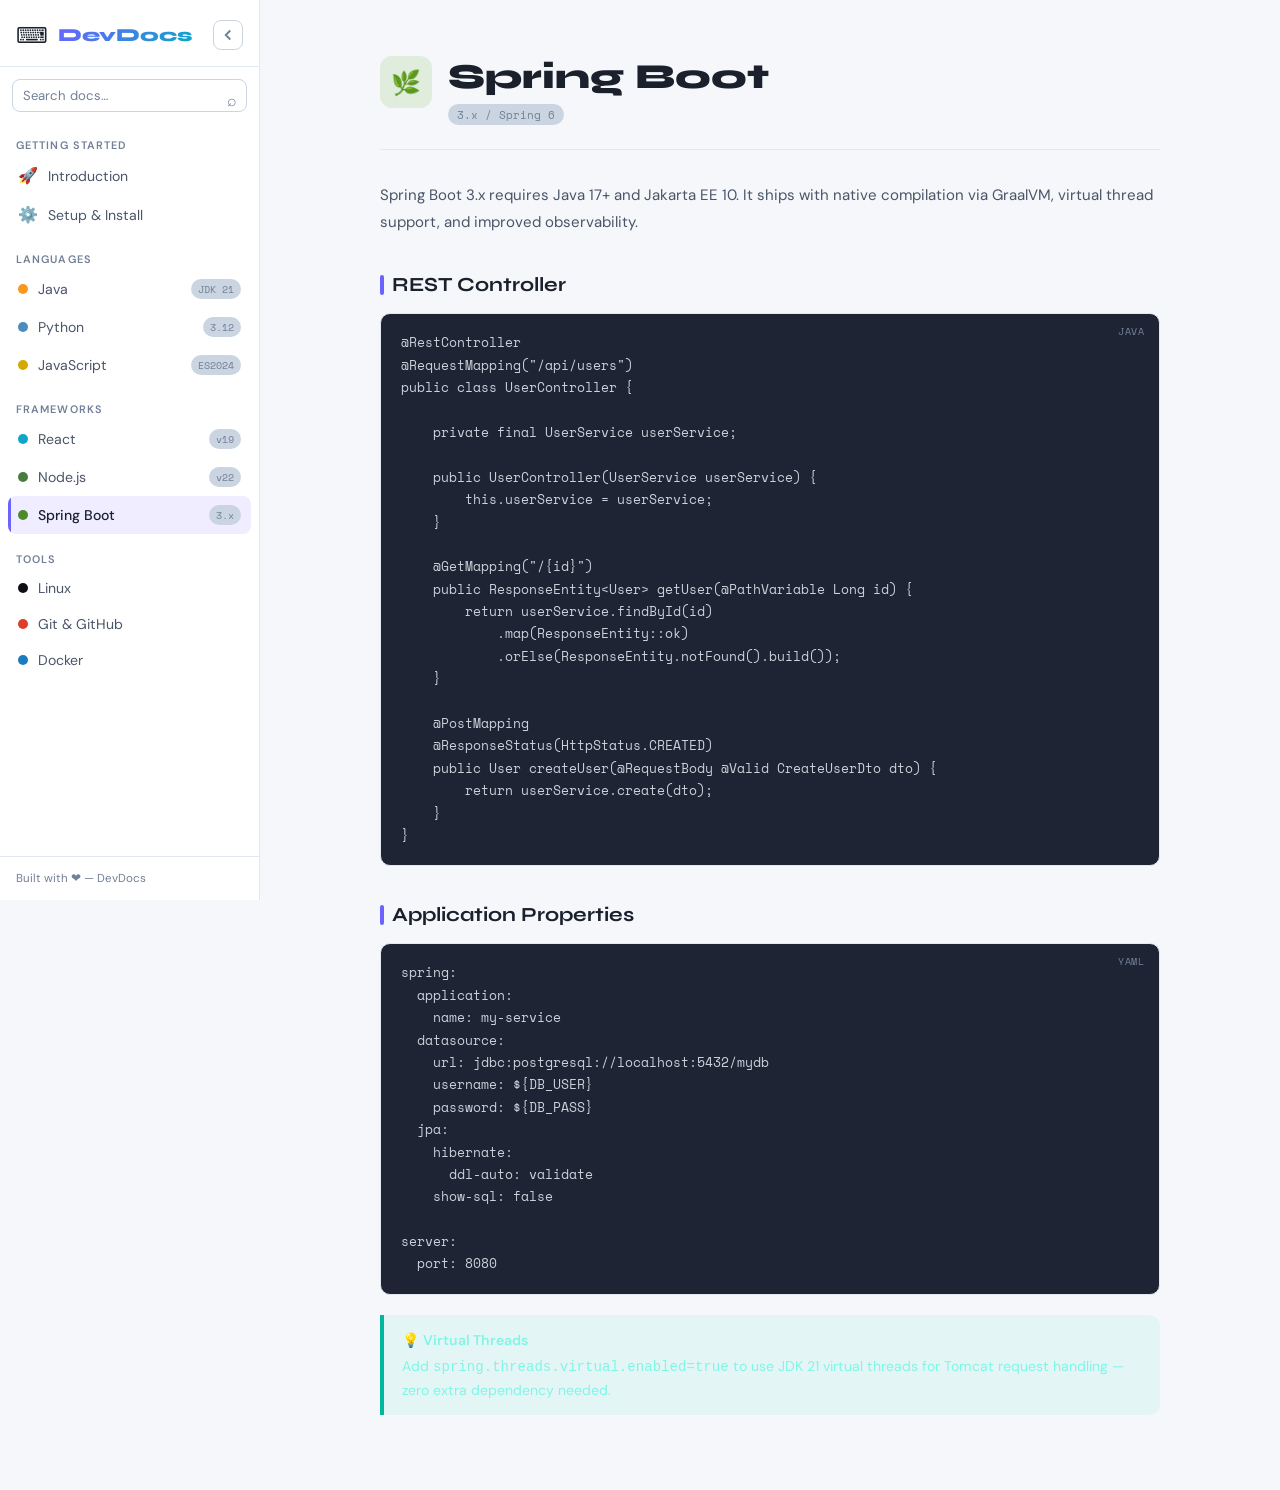
<file: pages/springboot.html>
<!DOCTYPE html>
<html lang="en">
<head>
  <meta charset="UTF-8"/>
  <meta name="viewport" content="width=device-width, initial-scale=1.0"/>
  <title>Spring Boot — DevDocs</title>
  <link rel="stylesheet" href="../css/style.css"/>
  <link rel="preconnect" href="https://fonts.googleapis.com"/>
  <link href="https://fonts.googleapis.com/css2?family=Space+Mono:wght@400;700&family=Syne:wght@400;600;800&family=DM+Sans:wght@300;400;500&display=swap" rel="stylesheet"/>
</head>
<body>
<template id="__content__">

<div class="page-header">
  <div class="page-icon" style="background:rgba(109,179,63,.15)">🌿</div>
  <div>
    <h1>Spring Boot</h1>
    <span class="page-version">3.x / Spring 6</span>
  </div>
</div>
<p class="doc-text">Spring Boot 3.x requires Java 17+ and Jakarta EE 10. It ships with native compilation via GraalVM, virtual thread support, and improved observability.</p>
<h2 class="section-title">REST Controller</h2>
<pre class="code-block"><span class="code-lang">java</span><code>@RestController
@RequestMapping("/api/users")
public class UserController {

    private final UserService userService;

    public UserController(UserService userService) {
        this.userService = userService;
    }

    @GetMapping("/{id}")
    public ResponseEntity&lt;User&gt; getUser(@PathVariable Long id) {
        return userService.findById(id)
            .map(ResponseEntity::ok)
            .orElse(ResponseEntity.notFound().build());
    }

    @PostMapping
    @ResponseStatus(HttpStatus.CREATED)
    public User createUser(@RequestBody @Valid CreateUserDto dto) {
        return userService.create(dto);
    }
}</code></pre>
<h2 class="section-title">Application Properties</h2>
<pre class="code-block"><span class="code-lang">yaml</span><code>spring:
  application:
    name: my-service
  datasource:
    url: jdbc:postgresql://localhost:5432/mydb
    username: ${DB_USER}
    password: ${DB_PASS}
  jpa:
    hibernate:
      ddl-auto: validate
    show-sql: false

server:
  port: 8080</code></pre>
<div class="callout callout-tip"><strong>💡 Virtual Threads</strong>Add <code>spring.threads.virtual.enabled=true</code> to use JDK 21 virtual threads for Tomcat request handling — zero extra dependency needed.</div>

</template>
<script src="../js/page-shell.js"></script>
<script src="../js/main.js"></script>
</body>
</html>
</file>
<file: css/style.css>
/* =========================================
   DevDocs — Main Stylesheet
   ========================================= */

/* --- CSS Variables --- */
:root {
  --bg:          #f5f7fa;
  --bg-surface:  #ffffff;
  --bg-sidebar:  #ffffff;
  --border:      #e2e8f0;
  --border-light:#cbd5e1;

  --text:        #1a202c;
  --text-muted:  #718096;
  --text-dim:    #4a5568;

  /* Language accent colours — unchanged */
  --java:    #f89820;
  --python:  #4b8bbe;
  --js:      #d4a800;
  --react:   #0ea5c9;
  --node:    #4a7c3f;
  --spring:  #4e8a2a;
  --linux:   #0d0f14;
  --git:     #e03c28;
  --docker:  #1a7bbf;

  --accent:  #6c63ff;
  --accent2: #e8407a;
  --accent3: #00b89c;

  --sidebar-w:         260px;
  --sidebar-collapsed: 64px;
  --topbar-h:          56px;

  --radius:   10px;
  --radius-lg:16px;
  --shadow:   0 4px 24px rgba(0,0,0,.08);
  --transition: .22s cubic-bezier(.4,0,.2,1);
}

/* --- Reset --- */
*, *::before, *::after { box-sizing: border-box; margin: 0; padding: 0; }
html { scroll-behavior: smooth; }

body {
  font-family: 'DM Sans', sans-serif;
  background: var(--bg);
  color: var(--text);
  min-height: 100vh;
  overflow-x: hidden;
}

a { color: inherit; text-decoration: none; }

/* =========================================
   TOPBAR (mobile)
   ========================================= */
.topbar {
  display: none;
  position: fixed;
  top: 0; left: 0; right: 0;
  height: var(--topbar-h);
  background: var(--bg-sidebar);
  border-bottom: 1px solid var(--border);
  align-items: center;
  padding: 0 16px;
  gap: 12px;
  z-index: 200;
}

.hamburger {
  display: flex;
  flex-direction: column;
  gap: 5px;
  background: none;
  border: none;
  cursor: pointer;
  padding: 4px;
}
.hamburger span {
  display: block;
  width: 22px; height: 2px;
  background: var(--text);
  border-radius: 2px;
  transition: var(--transition);
}
.hamburger.open span:nth-child(1) { transform: translateY(7px) rotate(45deg); }
.hamburger.open span:nth-child(2) { opacity: 0; }
.hamburger.open span:nth-child(3) { transform: translateY(-7px) rotate(-45deg); }

/* =========================================
   APP SHELL
   ========================================= */
.app-shell {
  display: flex;
  min-height: 100vh;
}

/* =========================================
   SIDEBAR
   ========================================= */
.sidebar {
  width: var(--sidebar-w);
  min-height: 100vh;
  background: var(--bg-sidebar);
  border-right: 1px solid var(--border);
  display: flex;
  flex-direction: column;
  position: fixed;
  top: 0; left: 0;
  z-index: 100;
  transition: width var(--transition), transform var(--transition);
  overflow: hidden;
}

/* Collapsed state */
.sidebar.collapsed {
  width: var(--sidebar-collapsed);
}
.sidebar.collapsed .logo-text,
.sidebar.collapsed .nav-label,
.sidebar.collapsed .nav-badge,
.sidebar.collapsed .nav-group-label,
.sidebar.collapsed .sidebar-search,
.sidebar.collapsed .sidebar-footer { 
  opacity: 0;
  pointer-events: none;
  width: 0;
  overflow: hidden;
}
.sidebar.collapsed .nav-item {
  justify-content: center;
  padding: 10px 0;
}
.sidebar.collapsed .nav-icon {
  margin: 0;
}
.sidebar.collapsed .collapse-btn svg {
  transform: rotate(180deg);
}

/* Sidebar Header */
.sidebar-header {
  display: flex;
  align-items: center;
  justify-content: space-between;
  padding: 20px 16px 16px;
  min-height: 64px;
  border-bottom: 1px solid var(--border);
  flex-shrink: 0;
}

.sidebar-logo {
  display: flex;
  align-items: center;
  gap: 10px;
  white-space: nowrap;
}

.logo-icon {
  font-size: 22px;
  flex-shrink: 0;
}

.logo-text {
  font-family: 'Syne', sans-serif;
  font-weight: 800;
  font-size: 1.15rem;
  background: linear-gradient(135deg, var(--accent), var(--react));
  -webkit-background-clip: text;
  -webkit-text-fill-color: transparent;
  background-clip: text;
  transition: opacity var(--transition), width var(--transition);
}

.collapse-btn {
  background: none;
  border: 1px solid var(--border-light);
  border-radius: 8px;
  cursor: pointer;
  color: var(--text-muted);
  display: flex;
  align-items: center;
  justify-content: center;
  width: 30px; height: 30px;
  flex-shrink: 0;
  transition: background var(--transition), color var(--transition);
}
.collapse-btn:hover { background: var(--border); color: var(--text); }
.collapse-btn svg { transition: transform var(--transition); }

/* Sidebar Search */
.sidebar-search {
  position: relative;
  padding: 12px 12px 8px;
  flex-shrink: 0;
  transition: opacity var(--transition);
}
.sidebar-search input {
  width: 100%;
  background: var(--bg-surface);
  border: 1px solid var(--border-light);
  border-radius: 8px;
  padding: 7px 32px 7px 10px;
  color: var(--text);
  font-family: 'DM Sans', sans-serif;
  font-size: 0.82rem;
  outline: none;
  transition: border-color var(--transition);
}
.sidebar-search input:focus { border-color: var(--accent); }
.sidebar-search input::placeholder { color: var(--text-muted); }
.search-icon {
  position: absolute;
  right: 22px;
  top: 50%;
  transform: translateY(-4px);
  color: var(--text-muted);
  font-size: 1rem;
  pointer-events: none;
}

/* Nav Groups */
.sidebar-nav {
  flex: 1;
  overflow-y: auto;
  overflow-x: hidden;
  padding: 8px 8px 16px;
  scrollbar-width: thin;
  scrollbar-color: var(--border-light) transparent;
}
.sidebar-nav::-webkit-scrollbar { width: 4px; }
.sidebar-nav::-webkit-scrollbar-thumb { background: var(--border-light); border-radius: 4px; }

.nav-group {
  margin-bottom: 8px;
}

.nav-group-label {
  display: block;
  font-size: 0.68rem;
  font-weight: 600;
  text-transform: uppercase;
  letter-spacing: .1em;
  color: var(--text-muted);
  padding: 10px 8px 4px;
  white-space: nowrap;
  transition: opacity var(--transition);
}

.nav-item {
  display: flex;
  align-items: center;
  gap: 10px;
  padding: 9px 10px;
  border-radius: 8px;
  font-size: 0.88rem;
  color: var(--text-dim);
  white-space: nowrap;
  transition: background var(--transition), color var(--transition), padding var(--transition);
  position: relative;
  overflow: hidden;
}
.nav-item::before {
  content: '';
  position: absolute;
  left: 0; top: 0; bottom: 0;
  width: 3px;
  background: var(--accent);
  border-radius: 0 3px 3px 0;
  transform: scaleY(0);
  transition: transform var(--transition);
}
.nav-item:hover {
  background: var(--bg-surface);
  color: var(--text);
}
.nav-item.active {
  background: rgba(124,111,255,.12);
  color: var(--text);
  font-weight: 500;
}
.nav-item.active::before { transform: scaleY(1); }

.nav-icon {
  font-size: 1rem;
  flex-shrink: 0;
  width: 20px;
  text-align: center;
}
.nav-dot {
  width: 10px !important;
  height: 10px;
  border-radius: 50%;
  display: inline-block;
  flex-shrink: 0;
}

.nav-badge {
  margin-left: auto;
  background: var(--border-light);
  color: var(--text-muted);
  font-family: 'Space Mono', monospace;
  font-size: 0.65rem;
  padding: 2px 7px;
  border-radius: 20px;
  flex-shrink: 0;
  transition: opacity var(--transition);
}

/* Sidebar footer */
.sidebar-footer {
  padding: 14px 16px;
  border-top: 1px solid var(--border);
  font-size: 0.72rem;
  color: var(--text-muted);
  white-space: nowrap;
  transition: opacity var(--transition);
}

/* =========================================
   MAIN CONTENT
   ========================================= */
.main-content {
  margin-left: var(--sidebar-w);
  flex: 1;
  min-height: 100vh;
  transition: margin-left var(--transition);
  background: var(--bg);
}
.main-content.expanded {
  margin-left: var(--sidebar-collapsed);
}

.content-inner {
  max-width: 860px;
  margin: 0 auto;
  padding: 56px 40px;
}

/* =========================================
   HOME HERO
   ========================================= */
.hero-badge {
  display: inline-block;
  background: linear-gradient(135deg, var(--accent), var(--accent2));
  color: #fff;
  font-size: 0.72rem;
  font-weight: 600;
  letter-spacing: .1em;
  text-transform: uppercase;
  padding: 4px 14px;
  border-radius: 20px;
  margin-bottom: 20px;
}

.hero-title {
  font-family: 'Syne', sans-serif;
  font-size: clamp(2rem, 5vw, 3.2rem);
  font-weight: 800;
  line-height: 1.1;
  margin-bottom: 16px;
}

.gradient-text {
  background: linear-gradient(135deg, var(--accent), var(--react), var(--accent3));
  -webkit-background-clip: text;
  -webkit-text-fill-color: transparent;
  background-clip: text;
}

.hero-sub {
  font-size: 1.05rem;
  color: var(--text-dim);
  line-height: 1.7;
  max-width: 560px;
  margin-bottom: 40px;
}

/* Hero Cards Grid */
.hero-cards {
  display: grid;
  grid-template-columns: repeat(auto-fill, minmax(220px, 1fr));
  gap: 16px;
}

.hero-card {
  background: var(--bg-surface);
  border: 1px solid var(--border);
  border-radius: var(--radius-lg);
  padding: 20px;
  cursor: pointer;
  transition: transform var(--transition), border-color var(--transition), box-shadow var(--transition);
  position: relative;
  overflow: hidden;
}
.hero-card::after {
  content: '';
  position: absolute;
  inset: 0;
  opacity: 0;
  transition: opacity var(--transition);
  border-radius: inherit;
}
.hero-card:hover { transform: translateY(-4px); box-shadow: var(--shadow); }
.java-card   { border-top: 3px solid var(--java);   } .java-card:hover   { border-color: var(--java);   box-shadow: 0 12px 32px rgba(248,152,32,.15); }
.python-card { border-top: 3px solid var(--python); } .python-card:hover { border-color: var(--python); box-shadow: 0 12px 32px rgba(75,139,190,.2); }
.react-card  { border-top: 3px solid var(--react);  } .react-card:hover  { border-color: var(--react);  box-shadow: 0 12px 32px rgba(97,218,251,.15); }
.node-card   { border-top: 3px solid var(--node);   } .node-card:hover   { border-color: var(--node);   box-shadow: 0 12px 32px rgba(104,160,99,.15); }
.js-card     { border-top: 3px solid var(--js);     } .js-card:hover     { border-color: var(--js);     box-shadow: 0 12px 32px rgba(247,223,30,.1); }
.git-card    { border-top: 3px solid var(--git);    } .git-card:hover    { border-color: var(--git);    box-shadow: 0 12px 32px rgba(240,80,50,.15); }

.card-tag {
  font-size: 0.68rem;
  text-transform: uppercase;
  letter-spacing: .08em;
  font-weight: 600;
  color: var(--text-muted);
  margin-bottom: 8px;
}
.hero-card h3 {
  font-family: 'Syne', sans-serif;
  font-size: 1.1rem;
  font-weight: 700;
  margin-bottom: 4px;
}
.hero-card p {
  font-size: 0.82rem;
  color: var(--text-muted);
  line-height: 1.5;
}

/* =========================================
   CONTENT PAGE STYLES (used in pages/)
   ========================================= */
.page-header {
  display: flex;
  align-items: flex-start;
  gap: 16px;
  margin-bottom: 32px;
  padding-bottom: 24px;
  border-bottom: 1px solid var(--border);
}
.page-icon {
  width: 52px; height: 52px;
  border-radius: 12px;
  display: flex;
  align-items: center;
  justify-content: center;
  font-size: 1.5rem;
  flex-shrink: 0;
}
.page-header h1 {
  font-family: 'Syne', sans-serif;
  font-size: clamp(1.6rem, 3vw, 2.2rem);
  font-weight: 800;
  line-height: 1.2;
}
.page-version {
  display: inline-block;
  background: var(--border-light);
  color: var(--text-muted);
  font-family: 'Space Mono', monospace;
  font-size: 0.7rem;
  padding: 2px 9px;
  border-radius: 20px;
  margin-top: 6px;
}

h2.section-title {
  font-family: 'Syne', sans-serif;
  font-size: 1.25rem;
  font-weight: 700;
  margin: 36px 0 14px;
  display: flex;
  align-items: center;
  gap: 8px;
}
h2.section-title::before {
  content: '';
  display: block;
  width: 4px; height: 20px;
  border-radius: 4px;
  background: var(--accent);
  flex-shrink: 0;
}

p.doc-text {
  color: var(--text-dim);
  line-height: 1.8;
  font-size: 0.94rem;
  margin-bottom: 16px;
}

/* Code blocks */
pre.code-block {
  background: #1e2433;   /* was #0a0c12 */
  border: 1px solid var(--border);
  border-radius: 10px;
  padding: 18px 20px;
  overflow-x: auto;
  margin: 16px 0;
  position: relative;
}
pre.code-block code {
  font-family: 'Space Mono', monospace;
  font-size: 0.8rem;
  line-height: 1.75;
  color: #c9d1d9;
}
.code-lang {
  position: absolute;
  top: 10px; right: 14px;
  font-family: 'Space Mono', monospace;
  font-size: 0.62rem;
  text-transform: uppercase;
  color: var(--text-muted);
  letter-spacing: .08em;
}

/* Info/Tip/Warning cards */
.callout {
  border-left: 4px solid;
  border-radius: 0 10px 10px 0;
  padding: 14px 18px;
  margin: 20px 0;
  font-size: 0.88rem;
  line-height: 1.6;
}
.callout-tip     { border-color: var(--accent3); background: rgba(0,217,180,.07); color: #7ff5e6; }
.callout-info    { border-color: var(--react);   background: rgba(97,218,251,.07); color: #a5edf8; }
.callout-warning { border-color: var(--js);      background: rgba(247,223,30,.07); color: #f5e47a; }
.callout strong  { display: block; margin-bottom: 4px; font-weight: 600; }

/* Feature Table */
.feature-table {
  width: 100%;
  border-collapse: collapse;
  font-size: 0.87rem;
  margin: 16px 0;
}
.feature-table th {
  font-family: 'Syne', sans-serif;
  font-size: 0.78rem;
  text-transform: uppercase;
  letter-spacing: .07em;
  color: var(--text-muted);
  padding: 10px 14px;
  border-bottom: 1px solid var(--border-light);
  text-align: left;
}
.feature-table td {
  padding: 10px 14px;
  border-bottom: 1px solid var(--border);
  color: var(--text-dim);
  vertical-align: top;
}
.feature-table tr:hover td { background: var(--bg-surface); }
.feature-table code {
  font-family: 'Space Mono', monospace;
  font-size: 0.78rem;
  background: var(--border);
  padding: 2px 6px;
  border-radius: 4px;
  color: var(--react);
}

/* =========================================
   OVERLAY (mobile)
   ========================================= */
.overlay {
  display: none;
  position: fixed;
  inset: 0;
  background: rgba(0,0,0,.6);
  z-index: 90;
  backdrop-filter: blur(2px);
}
.overlay.active { display: block; }

/* =========================================
   RESPONSIVE
   ========================================= */
@media (max-width: 768px) {
  .topbar { display: flex; }

  .sidebar {
    transform: translateX(-100%);
    top: var(--topbar-h);
    height: calc(100vh - var(--topbar-h));
  }
  .sidebar.mobile-open {
    transform: translateX(0);
    width: var(--sidebar-w) !important;
  }

  /* Always show labels when mobile-open */
  .sidebar.mobile-open .logo-text,
  .sidebar.mobile-open .nav-label,
  .sidebar.mobile-open .nav-badge,
  .sidebar.mobile-open .nav-group-label,
  .sidebar.mobile-open .sidebar-search,
  .sidebar.mobile-open .sidebar-footer {
    opacity: 1;
    pointer-events: auto;
    width: auto;
    overflow: visible;
  }
  .sidebar.mobile-open .nav-item {
    justify-content: flex-start;
    padding: 9px 10px;
  }

  .main-content {
    margin-left: 0 !important;
    padding-top: var(--topbar-h);
  }
  .content-inner {
    padding: 32px 20px;
  }
  .hero-cards {
    grid-template-columns: 1fr 1fr;
  }
  .collapse-btn { display: none; }
}

@media (max-width: 420px) {
  .hero-cards { grid-template-columns: 1fr; }
}

/* Smooth entrance animation */
@keyframes fadeUp {
  from { opacity: 0; transform: translateY(16px); }
  to   { opacity: 1; transform: translateY(0); }
}
.content-inner { animation: fadeUp .35s ease both; }
</file>
